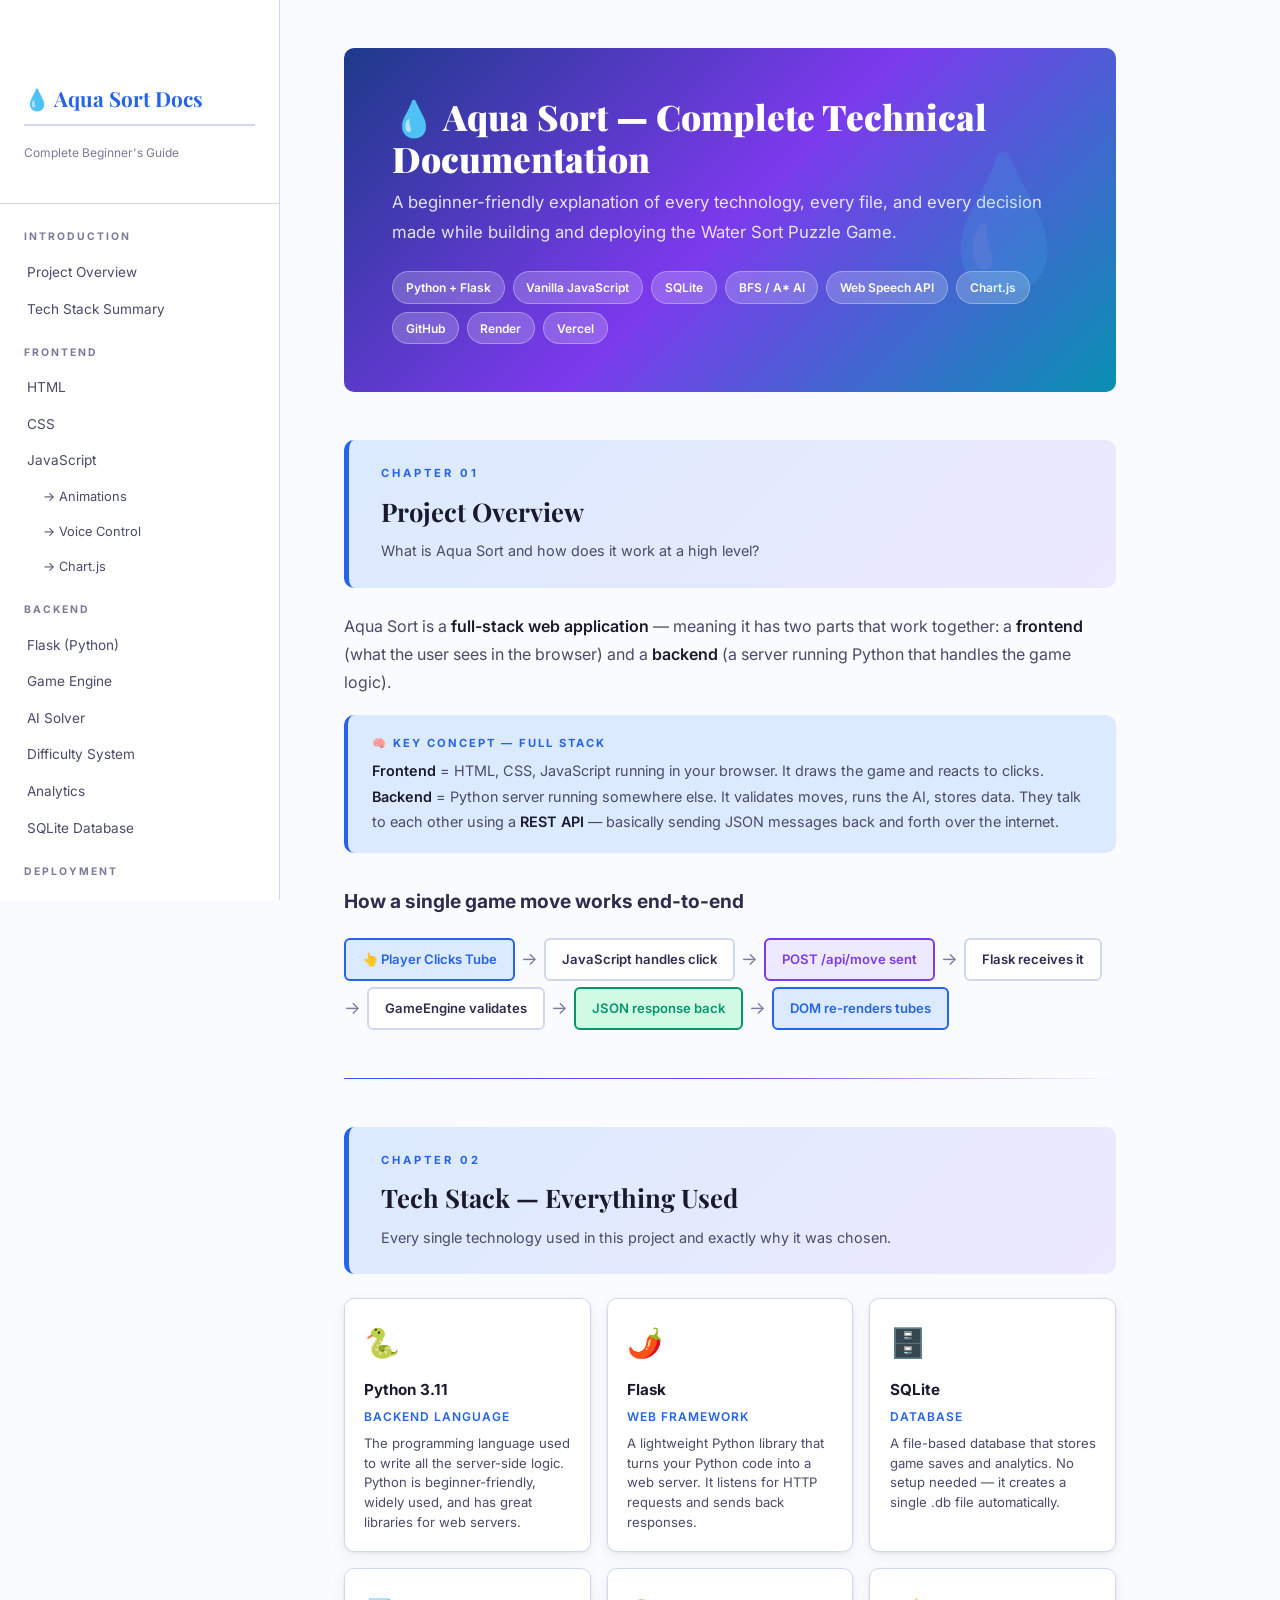
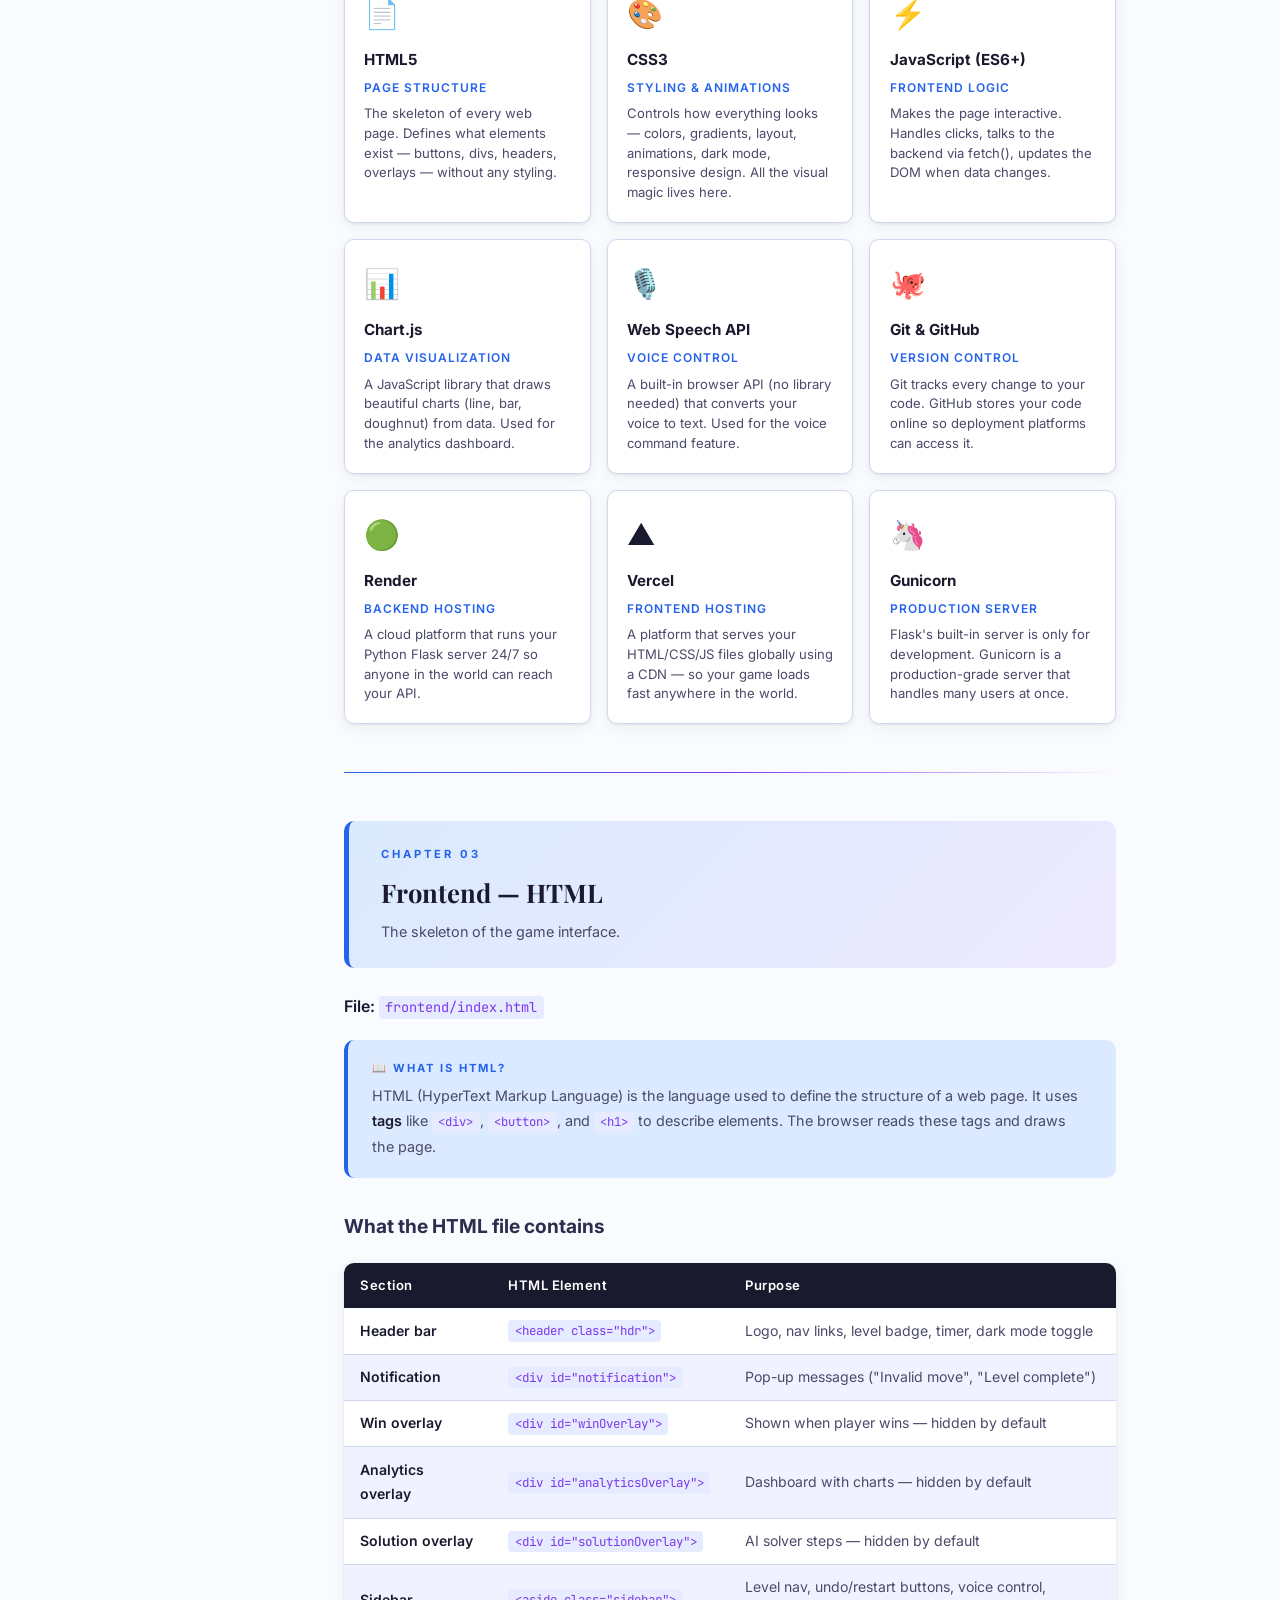
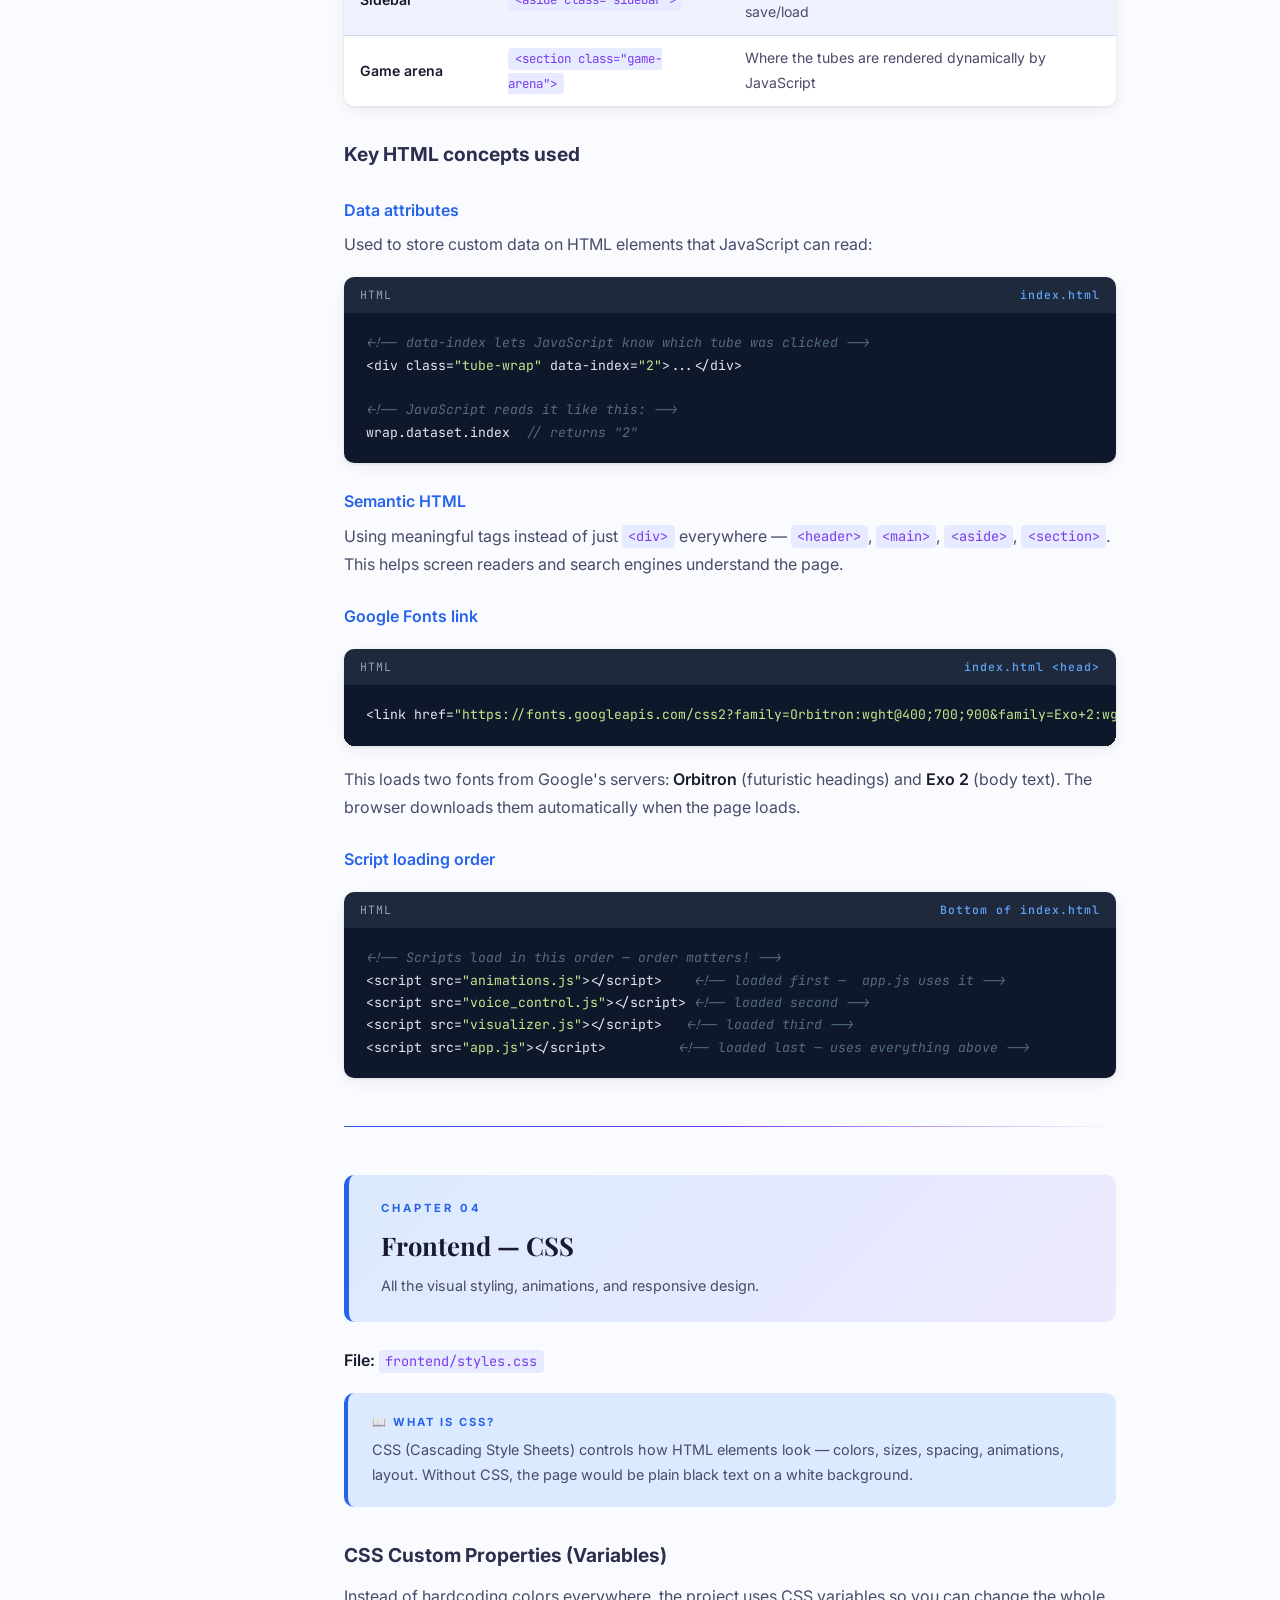
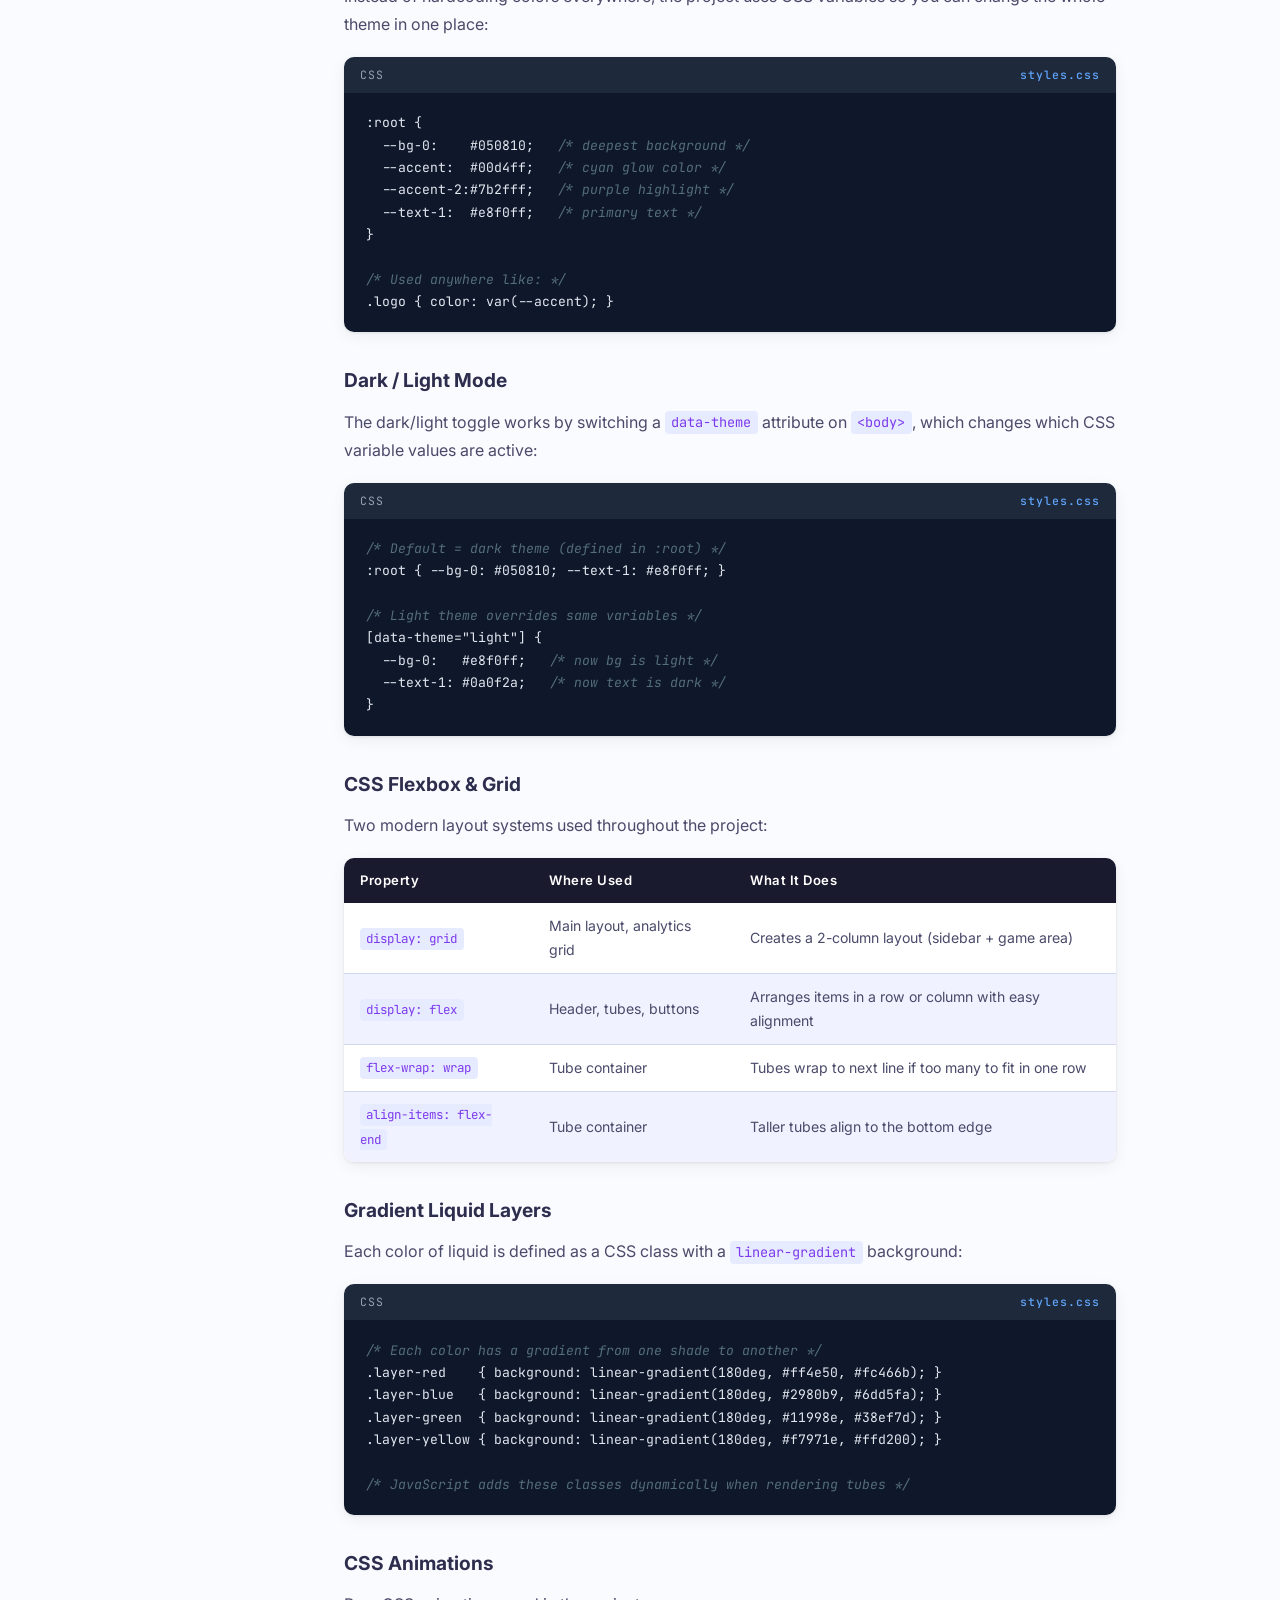
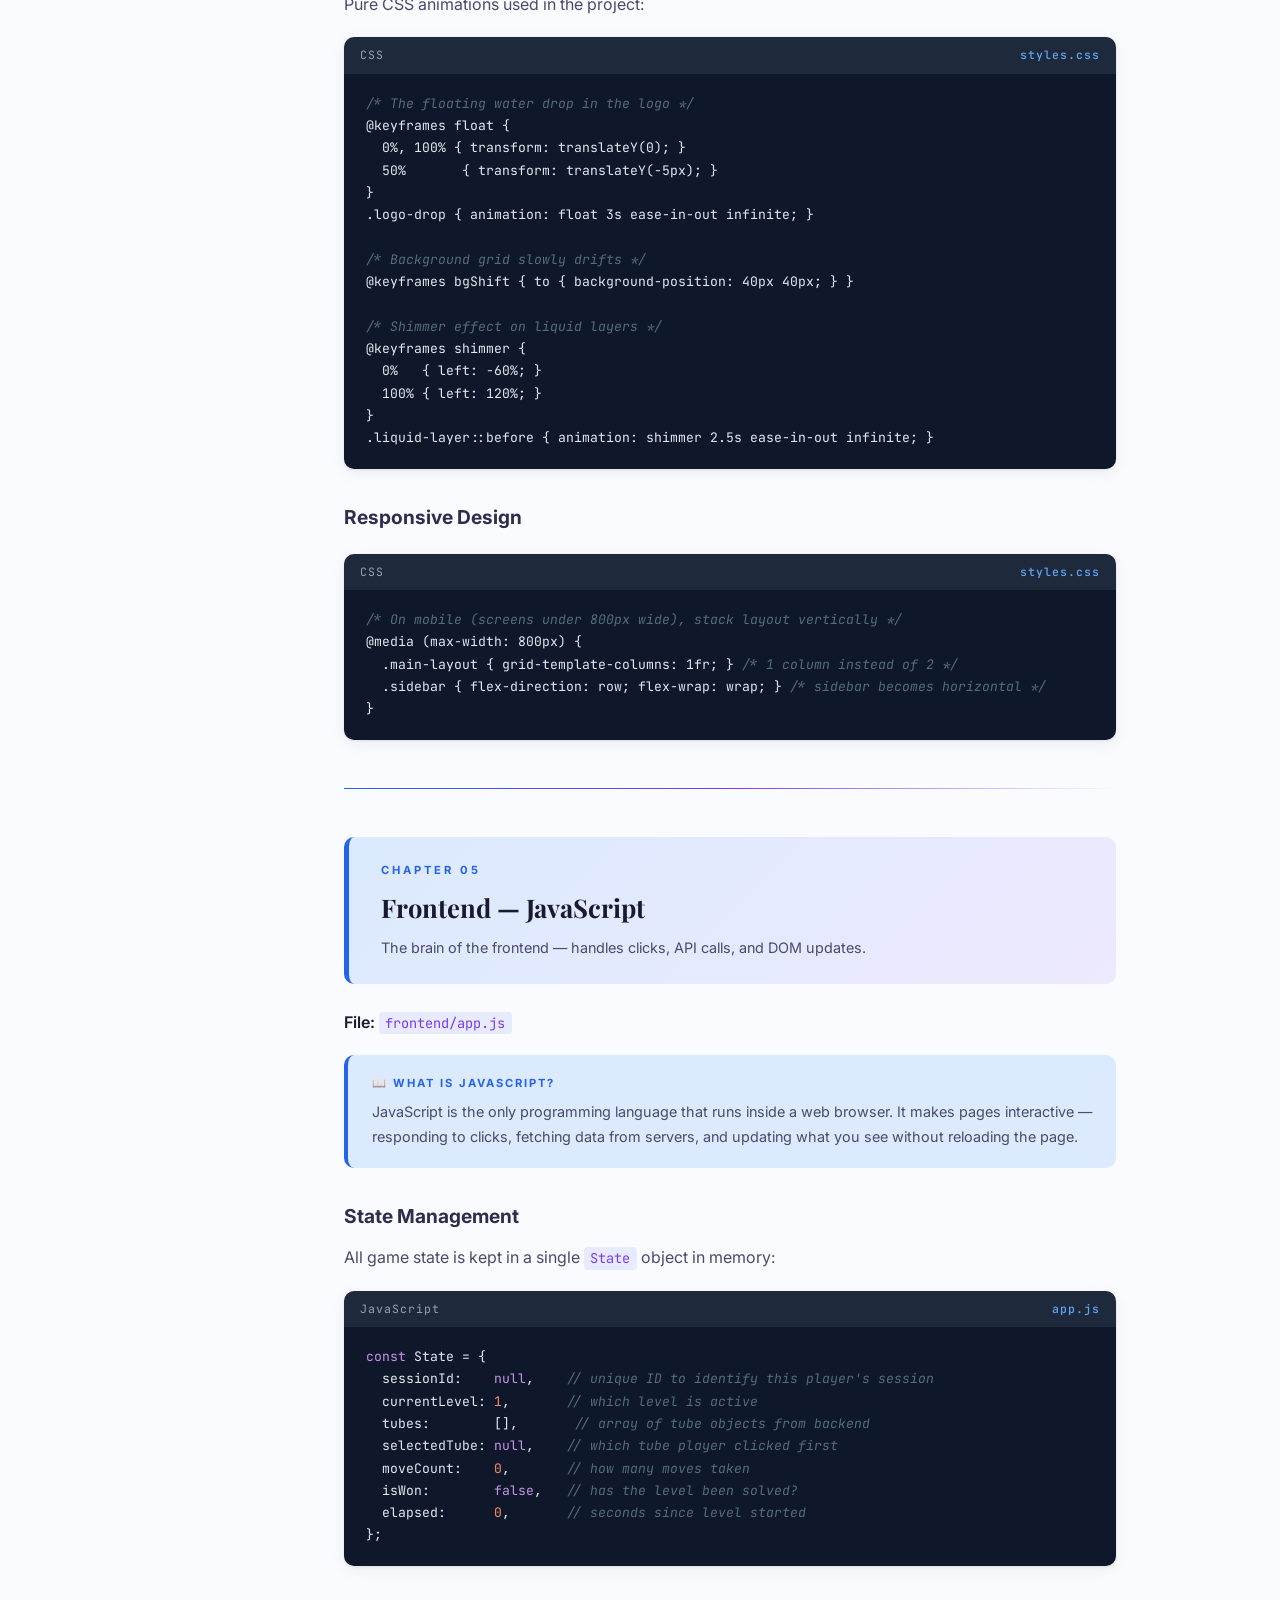
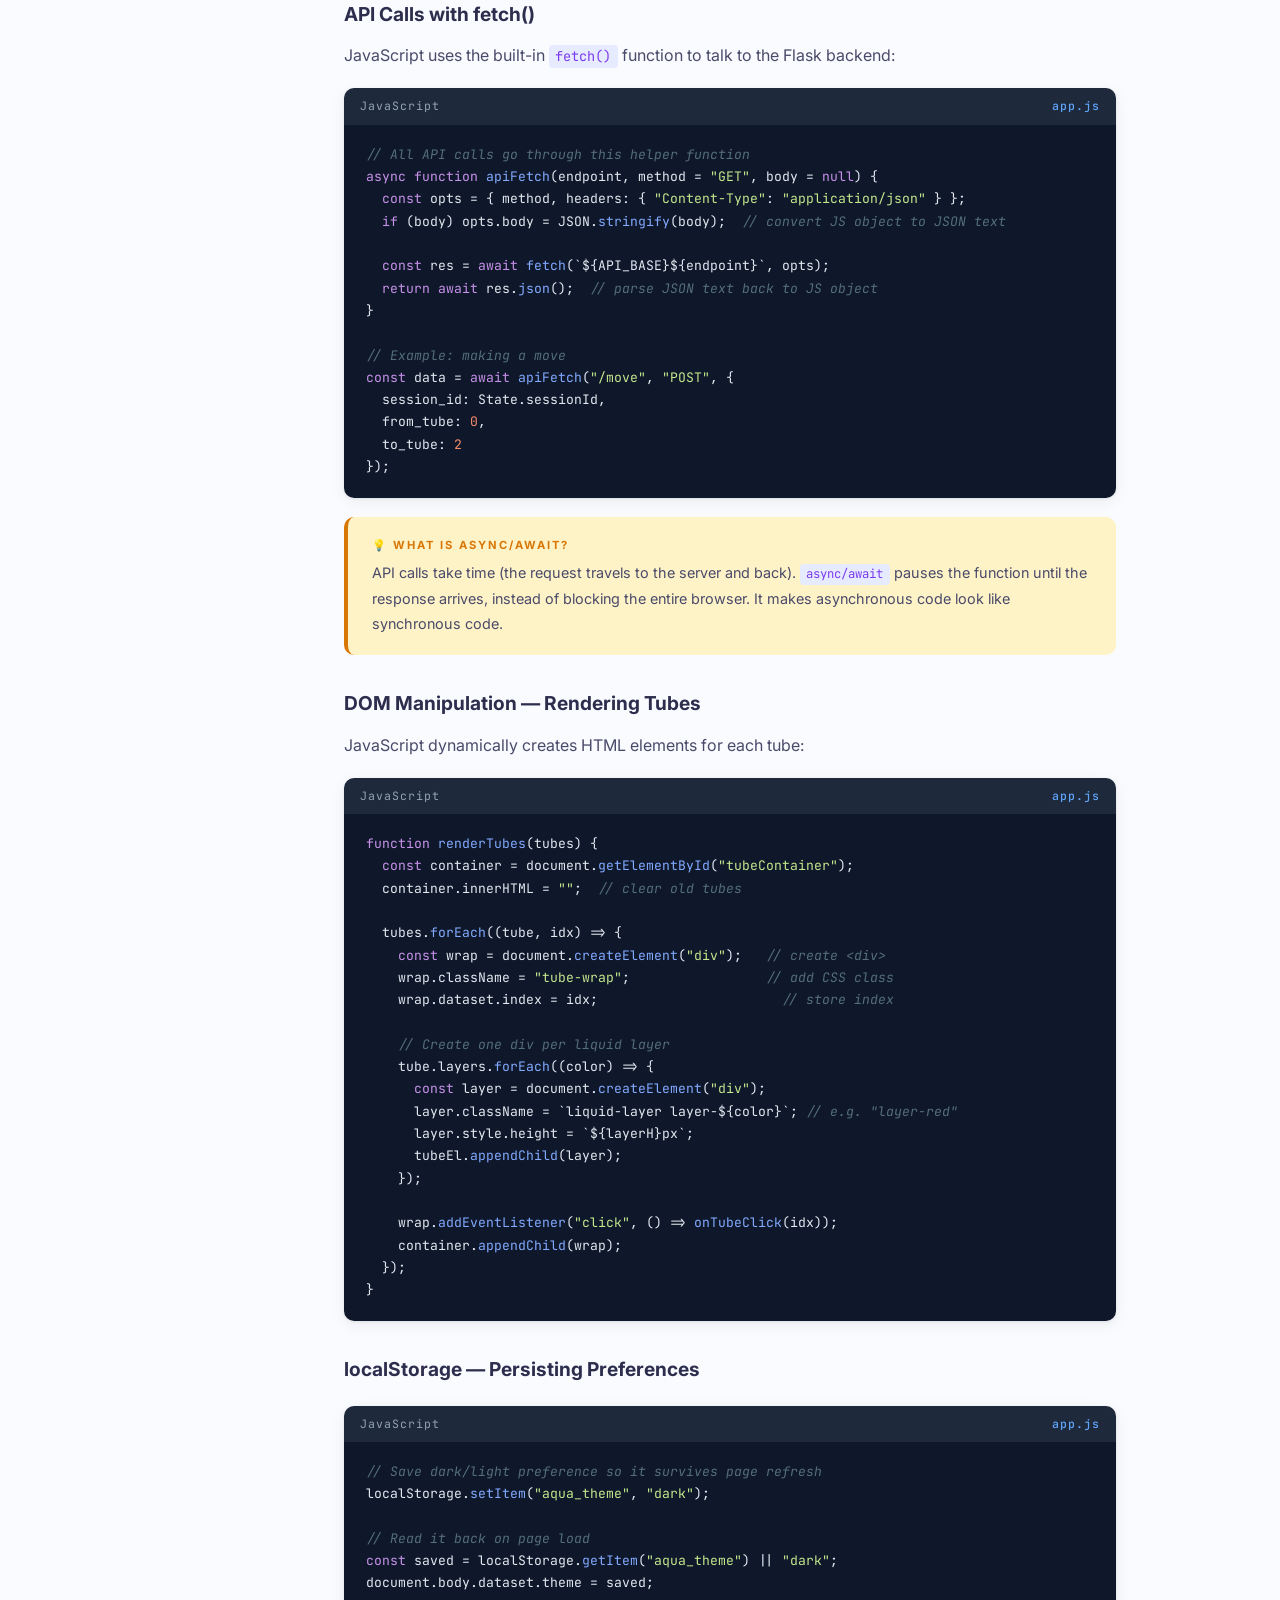
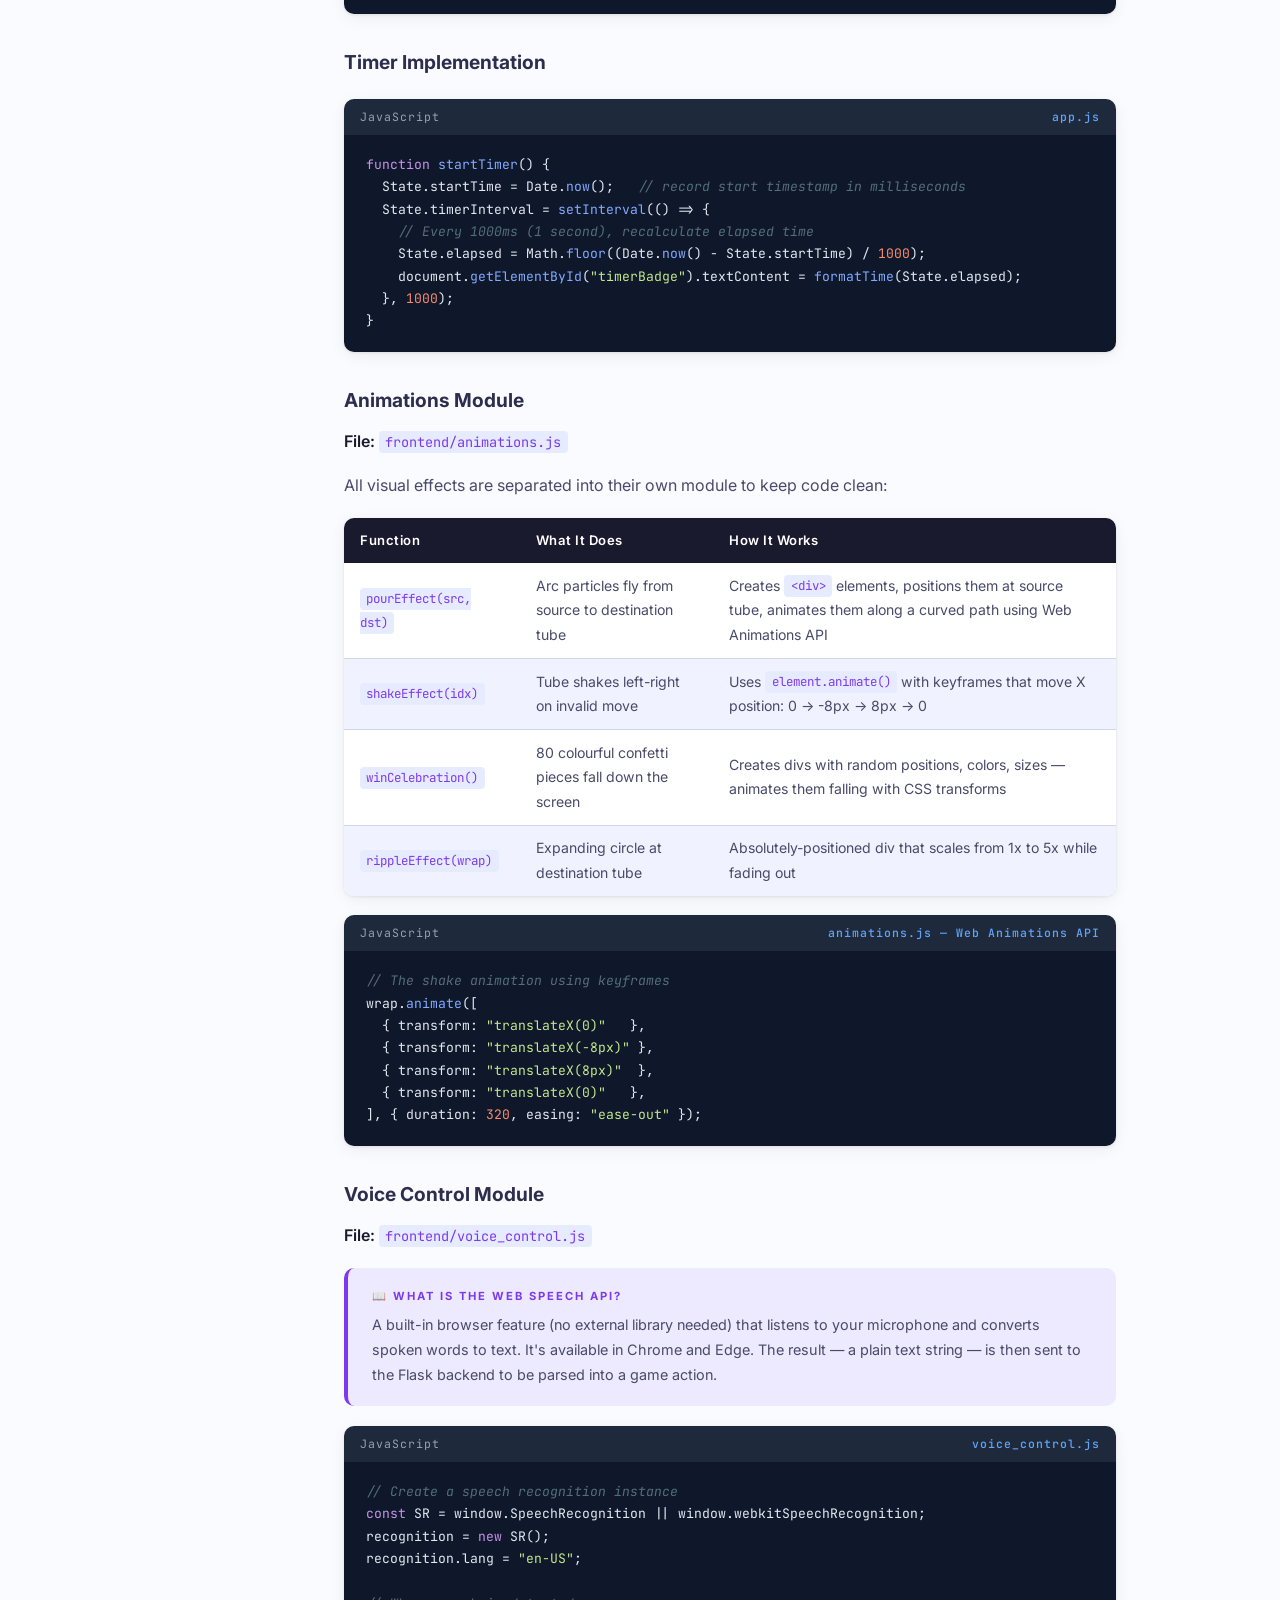
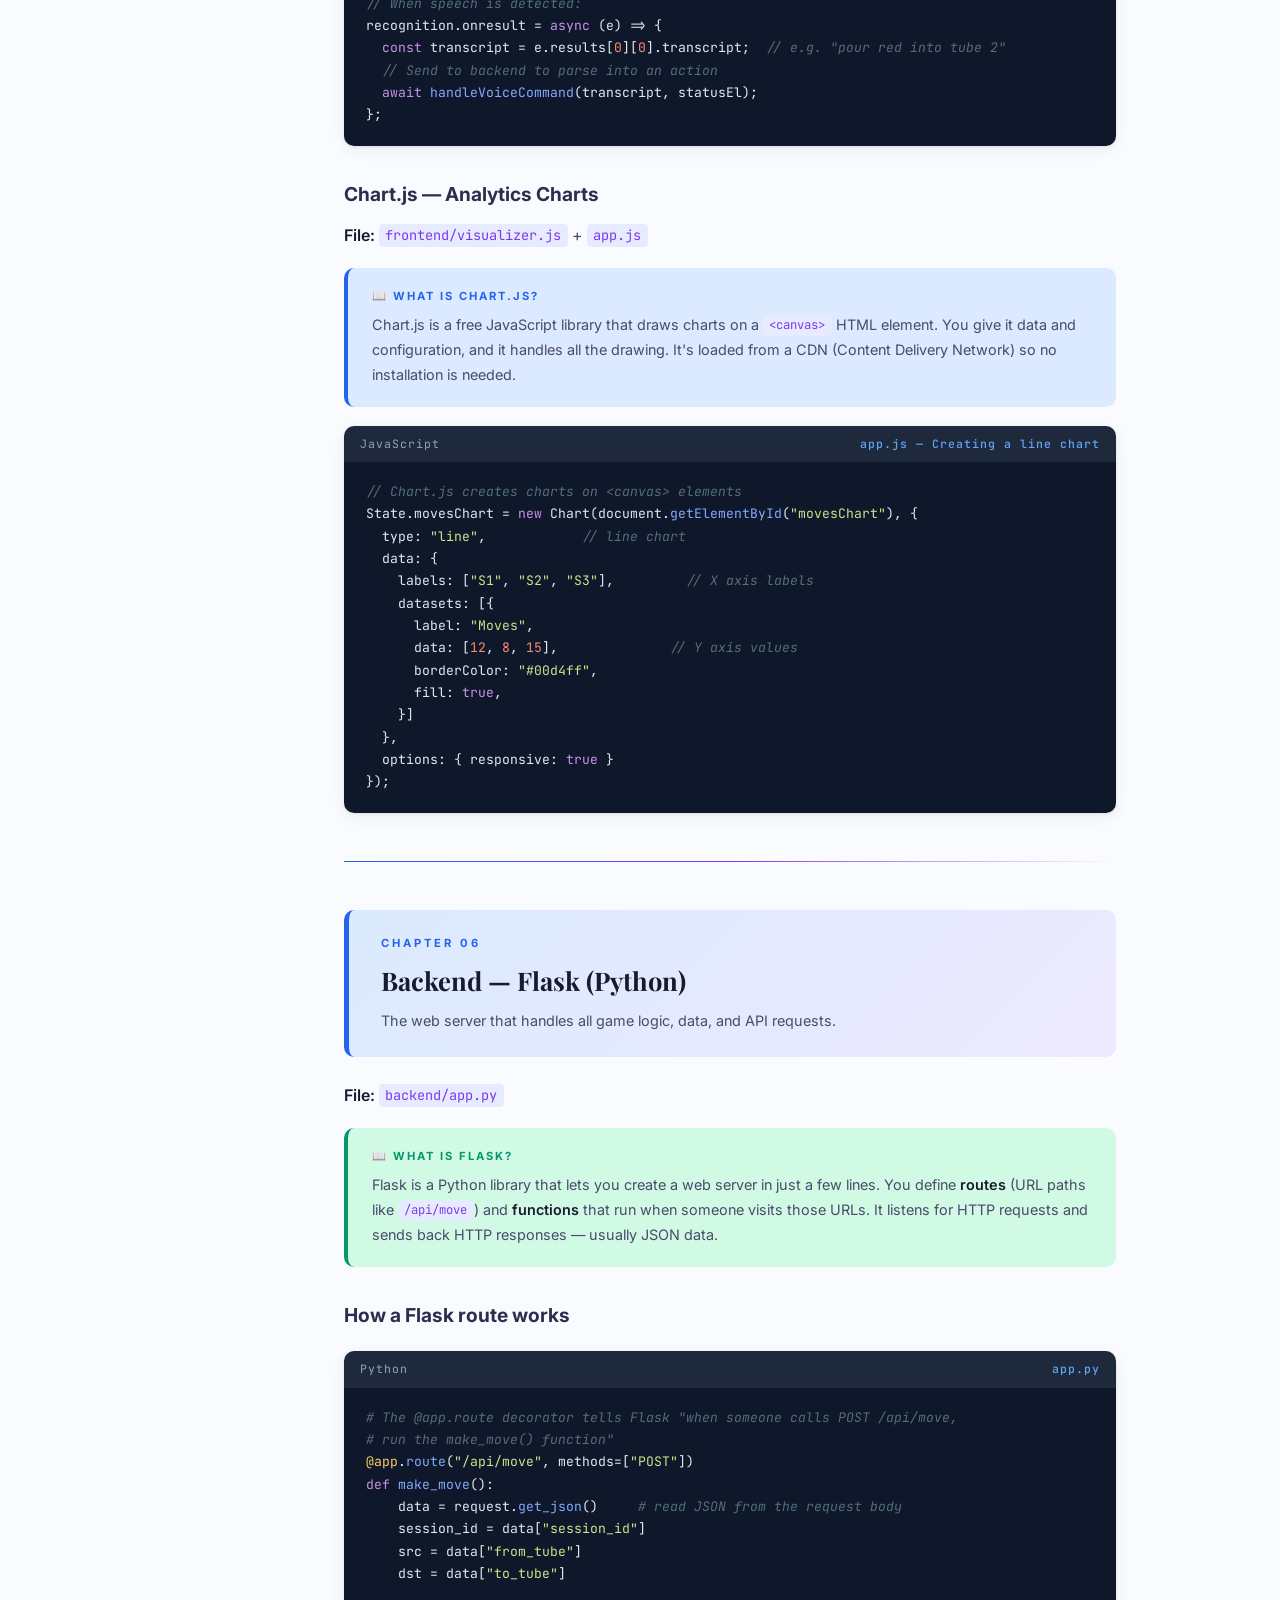
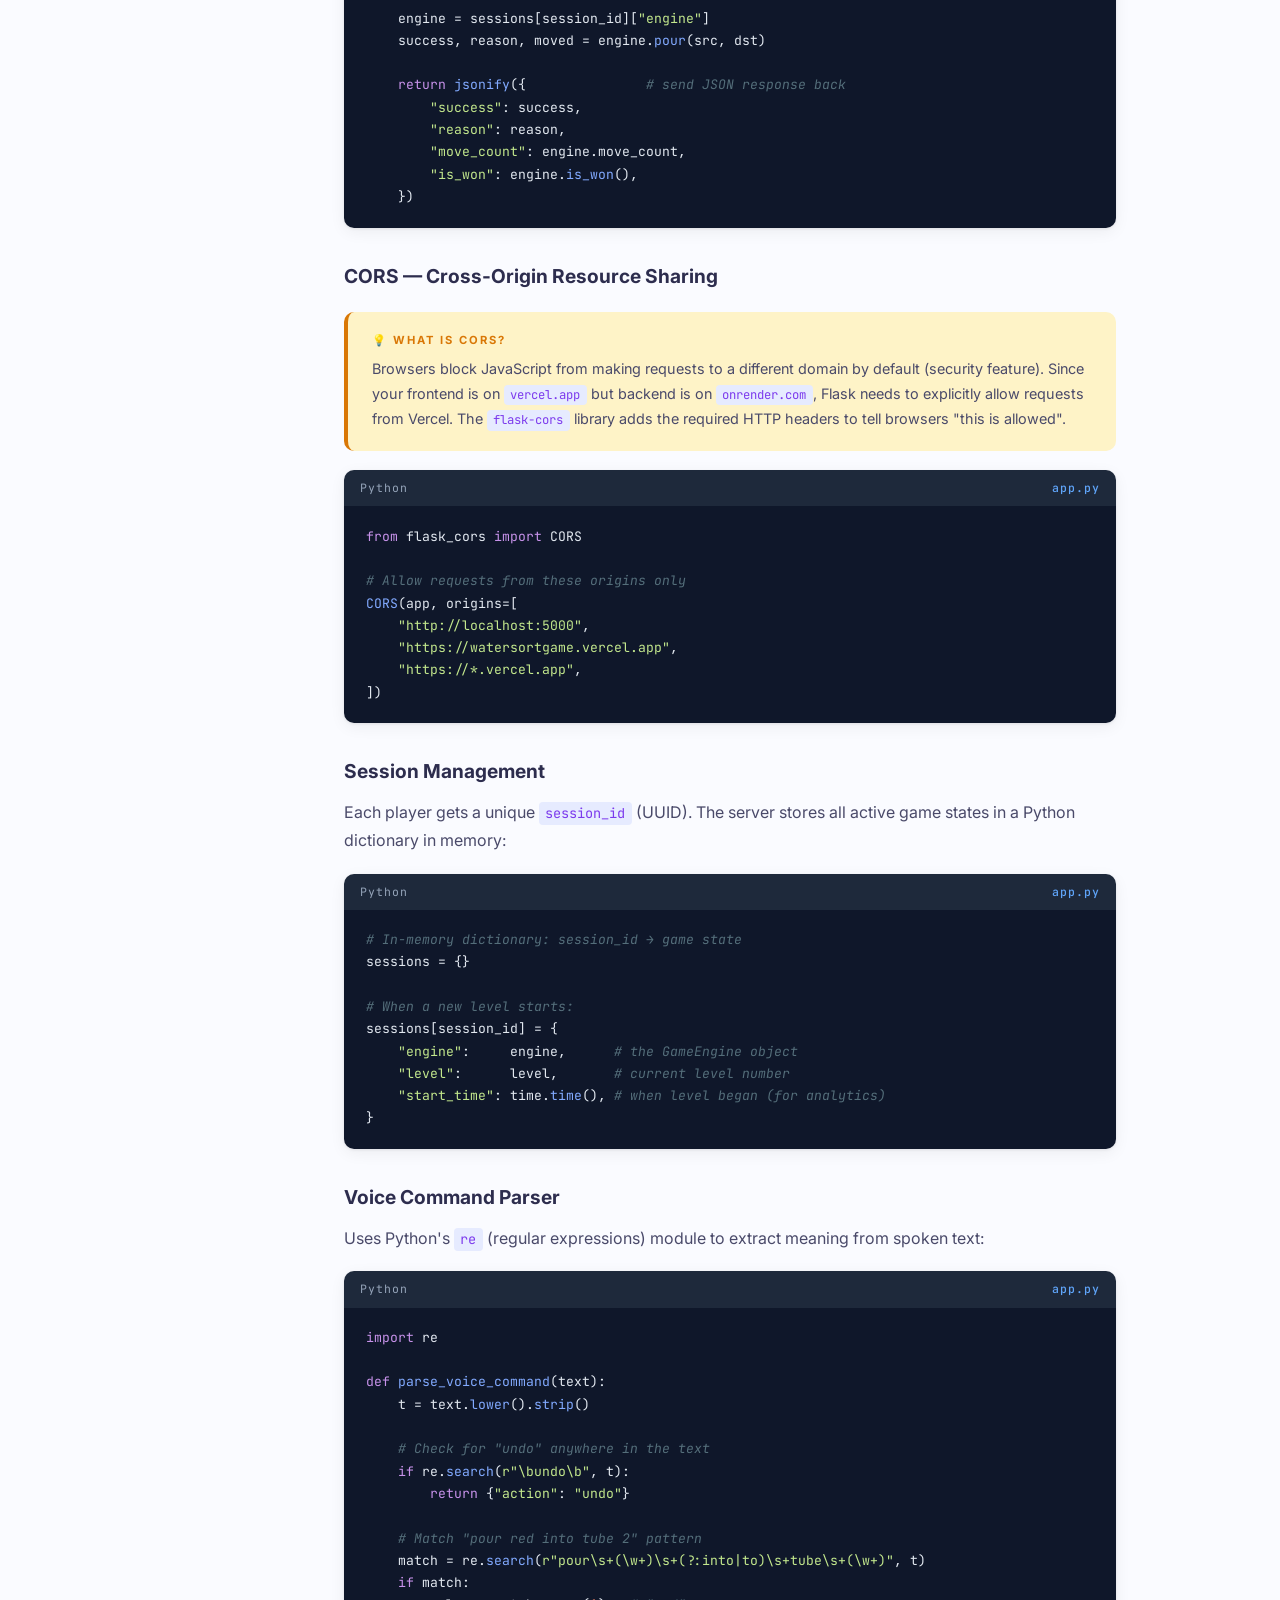
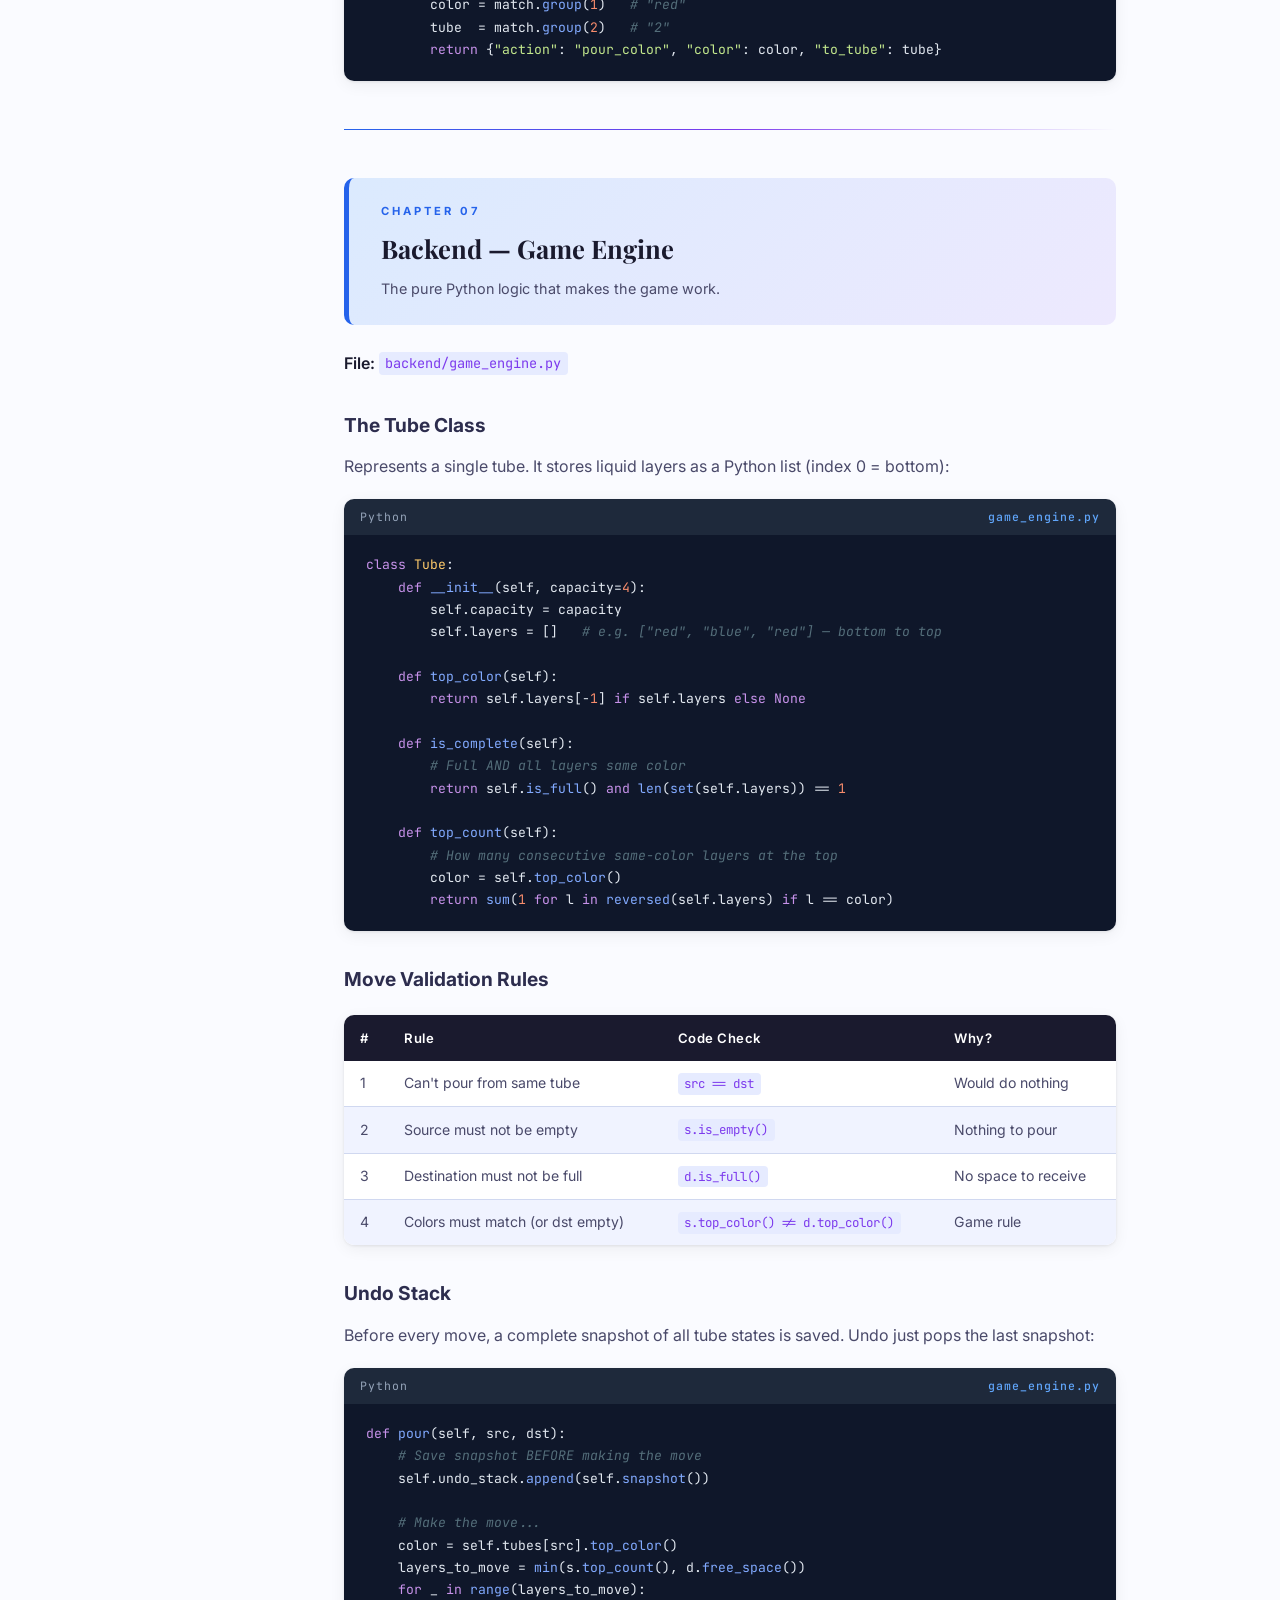
<file: aquasort_docs.html>
<!DOCTYPE html>
<html lang="en">
<head>
<meta charset="UTF-8">
<meta name="viewport" content="width=device-width, initial-scale=1.0">
<title>Aqua Sort — Complete Beginner's Technical Documentation</title>
<style>
/* ── FONTS & TOKENS ─────────────────────────────────────────── */
@import url('https://fonts.googleapis.com/css2?family=Inter:wght@300;400;500;600;700&family=JetBrains+Mono:wght@400;500&family=Playfair+Display:wght@700;900&display=swap');

:root {
  --ink:      #1a1a2e;
  --ink-2:    #2d2d4e;
  --ink-3:    #4a4a6a;
  --muted:    #7a7a9a;
  --bg:       #fafbff;
  --bg-2:     #f0f3ff;
  --bg-3:     #e6ebff;
  --border:   #d0d8f0;
  --blue:     #2563eb;
  --blue-lt:  #dbeafe;
  --green:    #059669;
  --green-lt: #d1fae5;
  --purple:   #7c3aed;
  --purple-lt:#ede9fe;
  --orange:   #d97706;
  --orange-lt:#fef3c7;
  --red:      #dc2626;
  --red-lt:   #fee2e2;
  --cyan:     #0891b2;
  --cyan-lt:  #cffafe;
  --r:        10px;
  --r-sm:     6px;
  --shadow:   0 1px 3px rgba(0,0,0,.08), 0 4px 16px rgba(0,0,0,.06);
  --shadow-lg:0 4px 24px rgba(0,0,0,.12);
}

/* ── RESET ──────────────────────────────────────────────────── */
*, *::before, *::after { box-sizing: border-box; margin: 0; padding: 0; }
html { scroll-behavior: smooth; font-size: 16px; }
body {
  font-family: 'Inter', sans-serif;
  background: var(--bg);
  color: var(--ink);
  line-height: 1.75;
}

/* ── LAYOUT ─────────────────────────────────────────────────── */
.layout { display: flex; min-height: 100vh; }

/* SIDEBAR NAV */
.sidebar {
  width: 280px; flex-shrink: 0;
  background: white;
  border-right: 1px solid var(--border);
  position: sticky; top: 0; height: 100vh;
  overflow-y: auto; padding: 2rem 0;
}
.sidebar-logo {
  padding: 0 1.5rem 1.5rem;
  border-bottom: 1px solid var(--border);
  margin-bottom: 1rem;
}
.sidebar-logo h2 {
  font-family: 'Playfair Display', serif;
  font-size: 1.3rem; color: var(--blue);
}
.sidebar-logo p { font-size: .75rem; color: var(--muted); margin-top: .2rem; }

.nav-section { margin-bottom: .5rem; }
.nav-section-title {
  font-size: .65rem; font-weight: 700; letter-spacing: 2px;
  text-transform: uppercase; color: var(--muted);
  padding: .5rem 1.5rem;
}
.nav-link {
  display: block; padding: .4rem 1.5rem;
  font-size: .85rem; color: var(--ink-3);
  text-decoration: none; border-left: 3px solid transparent;
  transition: .15s;
}
.nav-link:hover { color: var(--blue); background: var(--blue-lt); border-left-color: var(--blue); }
.nav-link.sub { padding-left: 2.5rem; font-size: .8rem; }

/* MAIN CONTENT */
.main { flex: 1; padding: 3rem 4rem; max-width: 900px; }

/* ── TYPOGRAPHY ─────────────────────────────────────────────── */
h1 {
  font-family: 'Playfair Display', serif;
  font-size: 2.8rem; font-weight: 900;
  color: var(--ink); line-height: 1.2;
  margin-bottom: 1rem;
}
h2 {
  font-family: 'Playfair Display', serif;
  font-size: 1.9rem; font-weight: 700;
  color: var(--ink); margin: 3rem 0 1rem;
  padding-bottom: .5rem;
  border-bottom: 2px solid var(--border);
}
h3 { font-size: 1.2rem; font-weight: 700; color: var(--ink-2); margin: 2rem 0 .6rem; }
h4 { font-size: 1rem; font-weight: 600; color: var(--blue); margin: 1.5rem 0 .4rem; }
p { color: var(--ink-3); margin-bottom: 1rem; }
strong { color: var(--ink); font-weight: 600; }
a { color: var(--blue); text-decoration: none; }
a:hover { text-decoration: underline; }

/* ── HERO ────────────────────────────────────────────────────── */
.hero {
  background: linear-gradient(135deg, #1e3a8a 0%, #7c3aed 50%, #0891b2 100%);
  border-radius: var(--r); padding: 3rem;
  margin-bottom: 3rem; color: white; position: relative; overflow: hidden;
}
.hero::before {
  content: '💧';
  position: absolute; right: 2rem; top: 50%; transform: translateY(-50%);
  font-size: 8rem; opacity: .15;
}
.hero h1 { color: white; font-size: 2.2rem; margin-bottom: .5rem; }
.hero p { color: rgba(255,255,255,.85); font-size: 1.05rem; margin-bottom: 1.5rem; }
.hero-badges { display: flex; gap: .5rem; flex-wrap: wrap; }
.hero-badge {
  background: rgba(255,255,255,.2); border: 1px solid rgba(255,255,255,.3);
  border-radius: 20px; padding: .3rem .8rem;
  font-size: .75rem; font-weight: 600; color: white;
}

/* ── INFO BOXES ──────────────────────────────────────────────── */
.box {
  border-radius: var(--r); padding: 1.2rem 1.5rem;
  margin: 1.2rem 0; border-left: 4px solid;
}
.box-blue  { background: var(--blue-lt);   border-color: var(--blue);   }
.box-green { background: var(--green-lt);  border-color: var(--green);  }
.box-orange{ background: var(--orange-lt); border-color: var(--orange); }
.box-purple{ background: var(--purple-lt); border-color: var(--purple); }
.box-red   { background: var(--red-lt);    border-color: var(--red);    }
.box-cyan  { background: var(--cyan-lt);   border-color: var(--cyan);   }

.box-label {
  font-size: .7rem; font-weight: 700; letter-spacing: 2px;
  text-transform: uppercase; margin-bottom: .3rem;
}
.box-blue   .box-label { color: var(--blue); }
.box-green  .box-label { color: var(--green); }
.box-orange .box-label { color: var(--orange); }
.box-purple .box-label { color: var(--purple); }
.box-red    .box-label { color: var(--red); }
.box-cyan   .box-label { color: var(--cyan); }
.box p { margin: 0; font-size: .9rem; }

/* ── CODE BLOCKS ─────────────────────────────────────────────── */
.code-wrap { margin: 1.2rem 0; border-radius: var(--r); overflow: hidden; box-shadow: var(--shadow); }
.code-header {
  background: #1e293b; color: #94a3b8;
  padding: .5rem 1rem;
  display: flex; justify-content: space-between; align-items: center;
  font-size: .72rem; font-family: 'JetBrains Mono', monospace;
  letter-spacing: 1px;
}
.code-lang { color: #60a5fa; font-weight: 500; }
pre {
  background: #0f172a; color: #e2e8f0;
  padding: 1.2rem 1.4rem; overflow-x: auto;
  font-family: 'JetBrains Mono', monospace;
  font-size: .82rem; line-height: 1.7;
  margin: 0;
}
code {
  font-family: 'JetBrains Mono', monospace;
  background: var(--bg-3); color: var(--purple);
  padding: .15rem .4rem; border-radius: 4px;
  font-size: .85em;
}
pre code { background: none; color: inherit; padding: 0; font-size: inherit; }

/* Syntax colors */
.kw  { color: #c792ea; }
.fn  { color: #82aaff; }
.str { color: #c3e88d; }
.num { color: #f78c6c; }
.cm  { color: #546e7a; font-style: italic; }
.cls { color: #ffcb6b; }
.dec { color: #ff5370; }

/* ── TABLES ──────────────────────────────────────────────────── */
.tbl-wrap { overflow-x: auto; margin: 1.2rem 0; border-radius: var(--r); box-shadow: var(--shadow); }
table { width: 100%; border-collapse: collapse; background: white; }
thead { background: var(--ink); color: white; }
th { padding: .7rem 1rem; text-align: left; font-size: .82rem; font-weight: 600; letter-spacing: .5px; }
td { padding: .65rem 1rem; font-size: .88rem; color: var(--ink-3); border-bottom: 1px solid var(--border); }
tr:last-child td { border-bottom: none; }
tr:nth-child(even) td { background: var(--bg-2); }
td strong { color: var(--ink); }
td code { font-size: .78rem; }

/* ── TECH CARDS ──────────────────────────────────────────────── */
.tech-grid { display: grid; grid-template-columns: repeat(auto-fill, minmax(240px, 1fr)); gap: 1rem; margin: 1.2rem 0; }
.tech-card {
  background: white; border: 1px solid var(--border);
  border-radius: var(--r); padding: 1.2rem;
  box-shadow: var(--shadow); transition: .2s;
}
.tech-card:hover { transform: translateY(-3px); box-shadow: var(--shadow-lg); }
.tech-card-icon { font-size: 1.8rem; margin-bottom: .5rem; }
.tech-card-name { font-weight: 700; color: var(--ink); font-size: .95rem; margin-bottom: .2rem; }
.tech-card-role { font-size: .75rem; color: var(--blue); font-weight: 600; margin-bottom: .4rem; text-transform: uppercase; letter-spacing: 1px; }
.tech-card-desc { font-size: .82rem; color: var(--ink-3); line-height: 1.5; }

/* ── FLOW DIAGRAM ────────────────────────────────────────────── */
.flow { display: flex; align-items: center; flex-wrap: wrap; gap: 6px; margin: 1.2rem 0; }
.flow-box {
  background: white; border: 2px solid var(--border);
  border-radius: var(--r-sm); padding: .5rem 1rem;
  font-size: .82rem; font-weight: 600; color: var(--ink-2);
  white-space: nowrap;
}
.flow-box.blue   { border-color: var(--blue);   background: var(--blue-lt);   color: var(--blue); }
.flow-box.green  { border-color: var(--green);  background: var(--green-lt);  color: var(--green); }
.flow-box.purple { border-color: var(--purple); background: var(--purple-lt); color: var(--purple); }
.flow-box.orange { border-color: var(--orange); background: var(--orange-lt); color: var(--orange); }
.flow-arrow { color: var(--muted); font-size: 1.1rem; }

/* ── STEPS ───────────────────────────────────────────────────── */
.steps { margin: 1.5rem 0; }
.step {
  display: flex; gap: 1rem; margin-bottom: 1.5rem;
  padding: 1.2rem; background: white;
  border: 1px solid var(--border); border-radius: var(--r);
  box-shadow: var(--shadow);
}
.step-num {
  width: 36px; height: 36px; flex-shrink: 0;
  background: var(--blue); color: white;
  border-radius: 50%; display: flex; align-items: center; justify-content: center;
  font-weight: 700; font-size: .9rem; font-family: 'JetBrains Mono', monospace;
}
.step-body h4 { margin: 0 0 .3rem; color: var(--ink); }
.step-body p  { margin: 0; font-size: .88rem; }

/* ── FILE TREE ───────────────────────────────────────────────── */
.file-tree {
  background: #0f172a; border-radius: var(--r);
  padding: 1.5rem; font-family: 'JetBrains Mono', monospace;
  font-size: .82rem; line-height: 2; box-shadow: var(--shadow);
  margin: 1.2rem 0;
}
.ft-folder { color: #fbbf24; }
.ft-file   { color: #94a3b8; }
.ft-comment{ color: #475569; font-style: italic; }
.ft-indent { padding-left: 1.5rem; display: block; }

/* ── SECTION DIVIDER ─────────────────────────────────────────── */
.section-divider {
  height: 1px; background: linear-gradient(90deg, var(--blue), var(--purple), transparent);
  margin: 3rem 0;
}

/* ── CHAPTER HEADER ──────────────────────────────────────────── */
.chapter-header {
  background: linear-gradient(135deg, var(--blue-lt), var(--purple-lt));
  border-radius: var(--r); padding: 1.5rem 2rem;
  margin-bottom: 1.5rem; border-left: 5px solid var(--blue);
}
.chapter-num {
  font-size: .7rem; font-weight: 700; letter-spacing: 3px;
  text-transform: uppercase; color: var(--blue); margin-bottom: .3rem;
}
.chapter-header h2 { margin: 0; padding: 0; border: none; font-size: 1.6rem; }
.chapter-header p  { margin: .3rem 0 0; color: var(--ink-3); font-size: .9rem; }

/* ── PRINT ───────────────────────────────────────────────────── */
@media print {
  .sidebar { display: none; }
  .main { padding: 1rem; max-width: 100%; }
  .hero { background: #1e3a8a !important; -webkit-print-color-adjust: exact; }
}

@media (max-width: 900px) {
  .sidebar { display: none; }
  .main { padding: 2rem 1.5rem; }
}
</style>
</head>
<body>
<div class="layout">

<!-- ── SIDEBAR ──────────────────────────────────────────────── -->
<nav class="sidebar">
  <div class="sidebar-logo">
    <h2>💧 Aqua Sort Docs</h2>
    <p>Complete Beginner's Guide</p>
  </div>

  <div class="nav-section">
    <div class="nav-section-title">Introduction</div>
    <a href="#overview" class="nav-link">Project Overview</a>
    <a href="#tech-stack" class="nav-link">Tech Stack Summary</a>
  </div>

  <div class="nav-section">
    <div class="nav-section-title">Frontend</div>
    <a href="#html" class="nav-link">HTML</a>
    <a href="#css" class="nav-link">CSS</a>
    <a href="#javascript" class="nav-link">JavaScript</a>
    <a href="#animations" class="nav-link sub">→ Animations</a>
    <a href="#voice" class="nav-link sub">→ Voice Control</a>
    <a href="#charts" class="nav-link sub">→ Chart.js</a>
  </div>

  <div class="nav-section">
    <div class="nav-section-title">Backend</div>
    <a href="#flask" class="nav-link">Flask (Python)</a>
    <a href="#game-engine" class="nav-link">Game Engine</a>
    <a href="#ai-solver" class="nav-link">AI Solver</a>
    <a href="#difficulty" class="nav-link">Difficulty System</a>
    <a href="#analytics" class="nav-link">Analytics</a>
    <a href="#sqlite" class="nav-link">SQLite Database</a>
  </div>

  <div class="nav-section">
    <div class="nav-section-title">Deployment</div>
    <a href="#git" class="nav-link">Git & GitHub</a>
    <a href="#render" class="nav-link">Render (Backend)</a>
    <a href="#vercel" class="nav-link">Vercel (Frontend)</a>
    <a href="#how-it-connects" class="nav-link">How It All Connects</a>
  </div>

  <div class="nav-section">
    <div class="nav-section-title">Reference</div>
    <a href="#api-reference" class="nav-link">API Endpoints</a>
    <a href="#file-structure" class="nav-link">File Structure</a>
    <a href="#glossary" class="nav-link">Glossary</a>
  </div>
</nav>

<!-- ── MAIN CONTENT ─────────────────────────────────────────── -->
<main class="main">

  <!-- HERO -->
  <div class="hero">
    <h1>💧 Aqua Sort — Complete Technical Documentation</h1>
    <p>A beginner-friendly explanation of every technology, every file, and every decision made while building and deploying the Water Sort Puzzle Game.</p>
    <div class="hero-badges">
      <span class="hero-badge">Python + Flask</span>
      <span class="hero-badge">Vanilla JavaScript</span>
      <span class="hero-badge">SQLite</span>
      <span class="hero-badge">BFS / A* AI</span>
      <span class="hero-badge">Web Speech API</span>
      <span class="hero-badge">Chart.js</span>
      <span class="hero-badge">GitHub</span>
      <span class="hero-badge">Render</span>
      <span class="hero-badge">Vercel</span>
    </div>
  </div>

  <!-- ═══════════════════════════════════════════════════════ -->
  <div id="overview">
  <div class="chapter-header">
    <div class="chapter-num">Chapter 01</div>
    <h2>Project Overview</h2>
    <p>What is Aqua Sort and how does it work at a high level?</p>
  </div>

  <p>Aqua Sort is a <strong>full-stack web application</strong> — meaning it has two parts that work together: a <strong>frontend</strong> (what the user sees in the browser) and a <strong>backend</strong> (a server running Python that handles the game logic).</p>

  <div class="box box-blue">
    <div class="box-label">🧠 Key Concept — Full Stack</div>
    <p><strong>Frontend</strong> = HTML, CSS, JavaScript running in your browser. It draws the game and reacts to clicks. <strong>Backend</strong> = Python server running somewhere else. It validates moves, runs the AI, stores data. They talk to each other using a <strong>REST API</strong> — basically sending JSON messages back and forth over the internet.</p>
  </div>

  <h3>How a single game move works end-to-end</h3>
  <div class="flow">
    <div class="flow-box blue">👆 Player Clicks Tube</div>
    <div class="flow-arrow">→</div>
    <div class="flow-box">JavaScript handles click</div>
    <div class="flow-arrow">→</div>
    <div class="flow-box purple">POST /api/move sent</div>
    <div class="flow-arrow">→</div>
    <div class="flow-box">Flask receives it</div>
    <div class="flow-arrow">→</div>
    <div class="flow-box">GameEngine validates</div>
    <div class="flow-arrow">→</div>
    <div class="flow-box green">JSON response back</div>
    <div class="flow-arrow">→</div>
    <div class="flow-box blue">DOM re-renders tubes</div>
  </div>
  </div>

  <div class="section-divider"></div>

  <!-- ═══════════════════════════════════════════════════════ -->
  <div id="tech-stack">
  <div class="chapter-header">
    <div class="chapter-num">Chapter 02</div>
    <h2>Tech Stack — Everything Used</h2>
    <p>Every single technology used in this project and exactly why it was chosen.</p>
  </div>

  <div class="tech-grid">
    <div class="tech-card">
      <div class="tech-card-icon">🐍</div>
      <div class="tech-card-name">Python 3.11</div>
      <div class="tech-card-role">Backend Language</div>
      <div class="tech-card-desc">The programming language used to write all the server-side logic. Python is beginner-friendly, widely used, and has great libraries for web servers.</div>
    </div>
    <div class="tech-card">
      <div class="tech-card-icon">🌶️</div>
      <div class="tech-card-name">Flask</div>
      <div class="tech-card-role">Web Framework</div>
      <div class="tech-card-desc">A lightweight Python library that turns your Python code into a web server. It listens for HTTP requests and sends back responses.</div>
    </div>
    <div class="tech-card">
      <div class="tech-card-icon">🗄️</div>
      <div class="tech-card-name">SQLite</div>
      <div class="tech-card-role">Database</div>
      <div class="tech-card-desc">A file-based database that stores game saves and analytics. No setup needed — it creates a single .db file automatically.</div>
    </div>
    <div class="tech-card">
      <div class="tech-card-icon">📄</div>
      <div class="tech-card-name">HTML5</div>
      <div class="tech-card-role">Page Structure</div>
      <div class="tech-card-desc">The skeleton of every web page. Defines what elements exist — buttons, divs, headers, overlays — without any styling.</div>
    </div>
    <div class="tech-card">
      <div class="tech-card-icon">🎨</div>
      <div class="tech-card-name">CSS3</div>
      <div class="tech-card-role">Styling & Animations</div>
      <div class="tech-card-desc">Controls how everything looks — colors, gradients, layout, animations, dark mode, responsive design. All the visual magic lives here.</div>
    </div>
    <div class="tech-card">
      <div class="tech-card-icon">⚡</div>
      <div class="tech-card-name">JavaScript (ES6+)</div>
      <div class="tech-card-role">Frontend Logic</div>
      <div class="tech-card-desc">Makes the page interactive. Handles clicks, talks to the backend via fetch(), updates the DOM when data changes.</div>
    </div>
    <div class="tech-card">
      <div class="tech-card-icon">📊</div>
      <div class="tech-card-name">Chart.js</div>
      <div class="tech-card-role">Data Visualization</div>
      <div class="tech-card-desc">A JavaScript library that draws beautiful charts (line, bar, doughnut) from data. Used for the analytics dashboard.</div>
    </div>
    <div class="tech-card">
      <div class="tech-card-icon">🎙️</div>
      <div class="tech-card-name">Web Speech API</div>
      <div class="tech-card-role">Voice Control</div>
      <div class="tech-card-desc">A built-in browser API (no library needed) that converts your voice to text. Used for the voice command feature.</div>
    </div>
    <div class="tech-card">
      <div class="tech-card-icon">🐙</div>
      <div class="tech-card-name">Git & GitHub</div>
      <div class="tech-card-role">Version Control</div>
      <div class="tech-card-desc">Git tracks every change to your code. GitHub stores your code online so deployment platforms can access it.</div>
    </div>
    <div class="tech-card">
      <div class="tech-card-icon">🟢</div>
      <div class="tech-card-name">Render</div>
      <div class="tech-card-role">Backend Hosting</div>
      <div class="tech-card-desc">A cloud platform that runs your Python Flask server 24/7 so anyone in the world can reach your API.</div>
    </div>
    <div class="tech-card">
      <div class="tech-card-icon">▲</div>
      <div class="tech-card-name">Vercel</div>
      <div class="tech-card-role">Frontend Hosting</div>
      <div class="tech-card-desc">A platform that serves your HTML/CSS/JS files globally using a CDN — so your game loads fast anywhere in the world.</div>
    </div>
    <div class="tech-card">
      <div class="tech-card-icon">🦄</div>
      <div class="tech-card-name">Gunicorn</div>
      <div class="tech-card-role">Production Server</div>
      <div class="tech-card-desc">Flask's built-in server is only for development. Gunicorn is a production-grade server that handles many users at once.</div>
    </div>
  </div>
  </div>

  <div class="section-divider"></div>

  <!-- ═══════════════════════════════════════════════════════ -->
  <div id="html">
  <div class="chapter-header">
    <div class="chapter-num">Chapter 03</div>
    <h2>Frontend — HTML</h2>
    <p>The skeleton of the game interface.</p>
  </div>

  <p><strong>File:</strong> <code>frontend/index.html</code></p>

  <div class="box box-blue">
    <div class="box-label">📖 What is HTML?</div>
    <p>HTML (HyperText Markup Language) is the language used to define the structure of a web page. It uses <strong>tags</strong> like <code>&lt;div&gt;</code>, <code>&lt;button&gt;</code>, and <code>&lt;h1&gt;</code> to describe elements. The browser reads these tags and draws the page.</p>
  </div>

  <h3>What the HTML file contains</h3>

  <div class="tbl-wrap"><table>
    <thead><tr><th>Section</th><th>HTML Element</th><th>Purpose</th></tr></thead>
    <tbody>
      <tr><td><strong>Header bar</strong></td><td><code>&lt;header class="hdr"&gt;</code></td><td>Logo, nav links, level badge, timer, dark mode toggle</td></tr>
      <tr><td><strong>Notification</strong></td><td><code>&lt;div id="notification"&gt;</code></td><td>Pop-up messages ("Invalid move", "Level complete")</td></tr>
      <tr><td><strong>Win overlay</strong></td><td><code>&lt;div id="winOverlay"&gt;</code></td><td>Shown when player wins — hidden by default</td></tr>
      <tr><td><strong>Analytics overlay</strong></td><td><code>&lt;div id="analyticsOverlay"&gt;</code></td><td>Dashboard with charts — hidden by default</td></tr>
      <tr><td><strong>Solution overlay</strong></td><td><code>&lt;div id="solutionOverlay"&gt;</code></td><td>AI solver steps — hidden by default</td></tr>
      <tr><td><strong>Sidebar</strong></td><td><code>&lt;aside class="sidebar"&gt;</code></td><td>Level nav, undo/restart buttons, voice control, save/load</td></tr>
      <tr><td><strong>Game arena</strong></td><td><code>&lt;section class="game-arena"&gt;</code></td><td>Where the tubes are rendered dynamically by JavaScript</td></tr>
    </tbody>
  </table></div>

  <h3>Key HTML concepts used</h3>

  <h4>Data attributes</h4>
  <p>Used to store custom data on HTML elements that JavaScript can read:</p>
  <div class="code-wrap">
    <div class="code-header"><span>HTML</span><span class="code-lang">index.html</span></div>
    <pre><span class="cm">&lt;!-- data-index lets JavaScript know which tube was clicked --&gt;</span>
&lt;div class=<span class="str">"tube-wrap"</span> data-index=<span class="str">"2"</span>&gt;...&lt;/div&gt;

<span class="cm">&lt;!-- JavaScript reads it like this: --&gt;</span>
wrap.dataset.index  <span class="cm">// returns "2"</span></pre>
  </div>

  <h4>Semantic HTML</h4>
  <p>Using meaningful tags instead of just <code>&lt;div&gt;</code> everywhere — <code>&lt;header&gt;</code>, <code>&lt;main&gt;</code>, <code>&lt;aside&gt;</code>, <code>&lt;section&gt;</code>. This helps screen readers and search engines understand the page.</p>

  <h4>Google Fonts link</h4>
  <div class="code-wrap">
    <div class="code-header"><span>HTML</span><span class="code-lang">index.html &lt;head&gt;</span></div>
    <pre>&lt;link href=<span class="str">"https://fonts.googleapis.com/css2?family=Orbitron:wght@400;700;900&family=Exo+2:wght@300;400;600&display=swap"</span> rel=<span class="str">"stylesheet"</span>&gt;</pre>
  </div>
  <p>This loads two fonts from Google's servers: <strong>Orbitron</strong> (futuristic headings) and <strong>Exo 2</strong> (body text). The browser downloads them automatically when the page loads.</p>

  <h4>Script loading order</h4>
  <div class="code-wrap">
    <div class="code-header"><span>HTML</span><span class="code-lang">Bottom of index.html</span></div>
    <pre><span class="cm">&lt;!-- Scripts load in this order — order matters! --&gt;</span>
&lt;script src=<span class="str">"animations.js"</span>&gt;&lt;/script&gt;    <span class="cm">&lt;!-- loaded first —  app.js uses it --&gt;</span>
&lt;script src=<span class="str">"voice_control.js"</span>&gt;&lt;/script&gt; <span class="cm">&lt;!-- loaded second --&gt;</span>
&lt;script src=<span class="str">"visualizer.js"</span>&gt;&lt;/script&gt;   <span class="cm">&lt;!-- loaded third --&gt;</span>
&lt;script src=<span class="str">"app.js"</span>&gt;&lt;/script&gt;         <span class="cm">&lt;!-- loaded last — uses everything above --&gt;</span></pre>
  </div>
  </div>

  <div class="section-divider"></div>

  <!-- ═══════════════════════════════════════════════════════ -->
  <div id="css">
  <div class="chapter-header">
    <div class="chapter-num">Chapter 04</div>
    <h2>Frontend — CSS</h2>
    <p>All the visual styling, animations, and responsive design.</p>
  </div>

  <p><strong>File:</strong> <code>frontend/styles.css</code></p>

  <div class="box box-blue">
    <div class="box-label">📖 What is CSS?</div>
    <p>CSS (Cascading Style Sheets) controls how HTML elements look — colors, sizes, spacing, animations, layout. Without CSS, the page would be plain black text on a white background.</p>
  </div>

  <h3>CSS Custom Properties (Variables)</h3>
  <p>Instead of hardcoding colors everywhere, the project uses CSS variables so you can change the whole theme in one place:</p>
  <div class="code-wrap">
    <div class="code-header"><span>CSS</span><span class="code-lang">styles.css</span></div>
    <pre>:root {
  --bg-0:    #050810;   <span class="cm">/* deepest background */</span>
  --accent:  #00d4ff;   <span class="cm">/* cyan glow color */</span>
  --accent-2:#7b2fff;   <span class="cm">/* purple highlight */</span>
  --text-1:  #e8f0ff;   <span class="cm">/* primary text */</span>
}

<span class="cm">/* Used anywhere like: */</span>
.logo { color: var(--accent); }</pre>
  </div>

  <h3>Dark / Light Mode</h3>
  <p>The dark/light toggle works by switching a <code>data-theme</code> attribute on <code>&lt;body&gt;</code>, which changes which CSS variable values are active:</p>
  <div class="code-wrap">
    <div class="code-header"><span>CSS</span><span class="code-lang">styles.css</span></div>
    <pre><span class="cm">/* Default = dark theme (defined in :root) */</span>
:root { --bg-0: #050810; --text-1: #e8f0ff; }

<span class="cm">/* Light theme overrides same variables */</span>
[data-theme="light"] {
  --bg-0:   #e8f0ff;   <span class="cm">/* now bg is light */</span>
  --text-1: #0a0f2a;   <span class="cm">/* now text is dark */</span>
}</pre>
  </div>

  <h3>CSS Flexbox & Grid</h3>
  <p>Two modern layout systems used throughout the project:</p>

  <div class="tbl-wrap"><table>
    <thead><tr><th>Property</th><th>Where Used</th><th>What It Does</th></tr></thead>
    <tbody>
      <tr><td><code>display: grid</code></td><td>Main layout, analytics grid</td><td>Creates a 2-column layout (sidebar + game area)</td></tr>
      <tr><td><code>display: flex</code></td><td>Header, tubes, buttons</td><td>Arranges items in a row or column with easy alignment</td></tr>
      <tr><td><code>flex-wrap: wrap</code></td><td>Tube container</td><td>Tubes wrap to next line if too many to fit in one row</td></tr>
      <tr><td><code>align-items: flex-end</code></td><td>Tube container</td><td>Taller tubes align to the bottom edge</td></tr>
    </tbody>
  </table></div>

  <h3>Gradient Liquid Layers</h3>
  <p>Each color of liquid is defined as a CSS class with a <code>linear-gradient</code> background:</p>
  <div class="code-wrap">
    <div class="code-header"><span>CSS</span><span class="code-lang">styles.css</span></div>
    <pre><span class="cm">/* Each color has a gradient from one shade to another */</span>
.layer-red    { background: linear-gradient(180deg, #ff4e50, #fc466b); }
.layer-blue   { background: linear-gradient(180deg, #2980b9, #6dd5fa); }
.layer-green  { background: linear-gradient(180deg, #11998e, #38ef7d); }
.layer-yellow { background: linear-gradient(180deg, #f7971e, #ffd200); }

<span class="cm">/* JavaScript adds these classes dynamically when rendering tubes */</span></pre>
  </div>

  <h3>CSS Animations</h3>
  <p>Pure CSS animations used in the project:</p>
  <div class="code-wrap">
    <div class="code-header"><span>CSS</span><span class="code-lang">styles.css</span></div>
    <pre><span class="cm">/* The floating water drop in the logo */</span>
@keyframes float {
  0%, 100% { transform: translateY(0); }
  50%       { transform: translateY(-5px); }
}
.logo-drop { animation: float 3s ease-in-out infinite; }

<span class="cm">/* Background grid slowly drifts */</span>
@keyframes bgShift { to { background-position: 40px 40px; } }

<span class="cm">/* Shimmer effect on liquid layers */</span>
@keyframes shimmer {
  0%   { left: -60%; }
  100% { left: 120%; }
}
.liquid-layer::before { animation: shimmer 2.5s ease-in-out infinite; }</pre>
  </div>

  <h3>Responsive Design</h3>
  <div class="code-wrap">
    <div class="code-header"><span>CSS</span><span class="code-lang">styles.css</span></div>
    <pre><span class="cm">/* On mobile (screens under 800px wide), stack layout vertically */</span>
@media (max-width: 800px) {
  .main-layout { grid-template-columns: 1fr; } <span class="cm">/* 1 column instead of 2 */</span>
  .sidebar { flex-direction: row; flex-wrap: wrap; } <span class="cm">/* sidebar becomes horizontal */</span>
}</pre>
  </div>
  </div>

  <div class="section-divider"></div>

  <!-- ═══════════════════════════════════════════════════════ -->
  <div id="javascript">
  <div class="chapter-header">
    <div class="chapter-num">Chapter 05</div>
    <h2>Frontend — JavaScript</h2>
    <p>The brain of the frontend — handles clicks, API calls, and DOM updates.</p>
  </div>

  <p><strong>File:</strong> <code>frontend/app.js</code></p>

  <div class="box box-blue">
    <div class="box-label">📖 What is JavaScript?</div>
    <p>JavaScript is the only programming language that runs inside a web browser. It makes pages interactive — responding to clicks, fetching data from servers, and updating what you see without reloading the page.</p>
  </div>

  <h3>State Management</h3>
  <p>All game state is kept in a single <code>State</code> object in memory:</p>
  <div class="code-wrap">
    <div class="code-header"><span>JavaScript</span><span class="code-lang">app.js</span></div>
    <pre><span class="kw">const</span> State = {
  sessionId:    <span class="kw">null</span>,    <span class="cm">// unique ID to identify this player's session</span>
  currentLevel: <span class="num">1</span>,       <span class="cm">// which level is active</span>
  tubes:        [],       <span class="cm">// array of tube objects from backend</span>
  selectedTube: <span class="kw">null</span>,    <span class="cm">// which tube player clicked first</span>
  moveCount:    <span class="num">0</span>,       <span class="cm">// how many moves taken</span>
  isWon:        <span class="kw">false</span>,   <span class="cm">// has the level been solved?</span>
  elapsed:      <span class="num">0</span>,       <span class="cm">// seconds since level started</span>
};</pre>
  </div>

  <h3>API Calls with fetch()</h3>
  <p>JavaScript uses the built-in <code>fetch()</code> function to talk to the Flask backend:</p>
  <div class="code-wrap">
    <div class="code-header"><span>JavaScript</span><span class="code-lang">app.js</span></div>
    <pre><span class="cm">// All API calls go through this helper function</span>
<span class="kw">async function</span> <span class="fn">apiFetch</span>(endpoint, method = <span class="str">"GET"</span>, body = <span class="kw">null</span>) {
  <span class="kw">const</span> opts = { method, headers: { <span class="str">"Content-Type"</span>: <span class="str">"application/json"</span> } };
  <span class="kw">if</span> (body) opts.body = JSON.<span class="fn">stringify</span>(body);  <span class="cm">// convert JS object to JSON text</span>

  <span class="kw">const</span> res = <span class="kw">await</span> <span class="fn">fetch</span>(`${API_BASE}${endpoint}`, opts);
  <span class="kw">return await</span> res.<span class="fn">json</span>();  <span class="cm">// parse JSON text back to JS object</span>
}

<span class="cm">// Example: making a move</span>
<span class="kw">const</span> data = <span class="kw">await</span> <span class="fn">apiFetch</span>(<span class="str">"/move"</span>, <span class="str">"POST"</span>, {
  session_id: State.sessionId,
  from_tube: <span class="num">0</span>,
  to_tube: <span class="num">2</span>
});</pre>
  </div>

  <div class="box box-orange">
    <div class="box-label">💡 What is async/await?</div>
    <p>API calls take time (the request travels to the server and back). <code>async/await</code> pauses the function until the response arrives, instead of blocking the entire browser. It makes asynchronous code look like synchronous code.</p>
  </div>

  <h3>DOM Manipulation — Rendering Tubes</h3>
  <p>JavaScript dynamically creates HTML elements for each tube:</p>
  <div class="code-wrap">
    <div class="code-header"><span>JavaScript</span><span class="code-lang">app.js</span></div>
    <pre><span class="kw">function</span> <span class="fn">renderTubes</span>(tubes) {
  <span class="kw">const</span> container = document.<span class="fn">getElementById</span>(<span class="str">"tubeContainer"</span>);
  container.innerHTML = <span class="str">""</span>;  <span class="cm">// clear old tubes</span>

  tubes.<span class="fn">forEach</span>((tube, idx) => {
    <span class="kw">const</span> wrap = document.<span class="fn">createElement</span>(<span class="str">"div"</span>);   <span class="cm">// create &lt;div&gt;</span>
    wrap.className = <span class="str">"tube-wrap"</span>;                 <span class="cm">// add CSS class</span>
    wrap.dataset.index = idx;                       <span class="cm">// store index</span>

    <span class="cm">// Create one div per liquid layer</span>
    tube.layers.<span class="fn">forEach</span>((color) => {
      <span class="kw">const</span> layer = document.<span class="fn">createElement</span>(<span class="str">"div"</span>);
      layer.className = `liquid-layer layer-${color}`; <span class="cm">// e.g. "layer-red"</span>
      layer.style.height = `${layerH}px`;
      tubeEl.<span class="fn">appendChild</span>(layer);
    });

    wrap.<span class="fn">addEventListener</span>(<span class="str">"click"</span>, () => <span class="fn">onTubeClick</span>(idx));
    container.<span class="fn">appendChild</span>(wrap);
  });
}</pre>
  </div>

  <h3>localStorage — Persisting Preferences</h3>
  <div class="code-wrap">
    <div class="code-header"><span>JavaScript</span><span class="code-lang">app.js</span></div>
    <pre><span class="cm">// Save dark/light preference so it survives page refresh</span>
localStorage.<span class="fn">setItem</span>(<span class="str">"aqua_theme"</span>, <span class="str">"dark"</span>);

<span class="cm">// Read it back on page load</span>
<span class="kw">const</span> saved = localStorage.<span class="fn">getItem</span>(<span class="str">"aqua_theme"</span>) || <span class="str">"dark"</span>;
document.body.dataset.theme = saved;</pre>
  </div>

  <h3>Timer Implementation</h3>
  <div class="code-wrap">
    <div class="code-header"><span>JavaScript</span><span class="code-lang">app.js</span></div>
    <pre><span class="kw">function</span> <span class="fn">startTimer</span>() {
  State.startTime = Date.<span class="fn">now</span>();   <span class="cm">// record start timestamp in milliseconds</span>
  State.timerInterval = <span class="fn">setInterval</span>(() => {
    <span class="cm">// Every 1000ms (1 second), recalculate elapsed time</span>
    State.elapsed = Math.<span class="fn">floor</span>((Date.<span class="fn">now</span>() - State.startTime) / <span class="num">1000</span>);
    document.<span class="fn">getElementById</span>(<span class="str">"timerBadge"</span>).textContent = <span class="fn">formatTime</span>(State.elapsed);
  }, <span class="num">1000</span>);
}</pre>
  </div>
  </div>

  <!-- ─── Animations ─────────────────────────────────────── -->
  <div id="animations">
  <h3>Animations Module</h3>
  <p><strong>File:</strong> <code>frontend/animations.js</code></p>
  <p>All visual effects are separated into their own module to keep code clean:</p>

  <div class="tbl-wrap"><table>
    <thead><tr><th>Function</th><th>What It Does</th><th>How It Works</th></tr></thead>
    <tbody>
      <tr><td><code>pourEffect(src, dst)</code></td><td>Arc particles fly from source to destination tube</td><td>Creates <code>&lt;div&gt;</code> elements, positions them at source tube, animates them along a curved path using Web Animations API</td></tr>
      <tr><td><code>shakeEffect(idx)</code></td><td>Tube shakes left-right on invalid move</td><td>Uses <code>element.animate()</code> with keyframes that move X position: 0 → -8px → 8px → 0</td></tr>
      <tr><td><code>winCelebration()</code></td><td>80 colourful confetti pieces fall down the screen</td><td>Creates divs with random positions, colors, sizes — animates them falling with CSS transforms</td></tr>
      <tr><td><code>rippleEffect(wrap)</code></td><td>Expanding circle at destination tube</td><td>Absolutely-positioned div that scales from 1x to 5x while fading out</td></tr>
    </tbody>
  </table></div>

  <div class="code-wrap">
    <div class="code-header"><span>JavaScript</span><span class="code-lang">animations.js — Web Animations API</span></div>
    <pre><span class="cm">// The shake animation using keyframes</span>
wrap.<span class="fn">animate</span>([
  { transform: <span class="str">"translateX(0)"</span>   },
  { transform: <span class="str">"translateX(-8px)"</span> },
  { transform: <span class="str">"translateX(8px)"</span>  },
  { transform: <span class="str">"translateX(0)"</span>   },
], { duration: <span class="num">320</span>, easing: <span class="str">"ease-out"</span> });</pre>
  </div>
  </div>

  <!-- ─── Voice ──────────────────────────────────────────── -->
  <div id="voice">
  <h3>Voice Control Module</h3>
  <p><strong>File:</strong> <code>frontend/voice_control.js</code></p>

  <div class="box box-purple">
    <div class="box-label">📖 What is the Web Speech API?</div>
    <p>A built-in browser feature (no external library needed) that listens to your microphone and converts spoken words to text. It's available in Chrome and Edge. The result — a plain text string — is then sent to the Flask backend to be parsed into a game action.</p>
  </div>

  <div class="code-wrap">
    <div class="code-header"><span>JavaScript</span><span class="code-lang">voice_control.js</span></div>
    <pre><span class="cm">// Create a speech recognition instance</span>
<span class="kw">const</span> SR = window.SpeechRecognition || window.webkitSpeechRecognition;
recognition = <span class="kw">new</span> SR();
recognition.lang = <span class="str">"en-US"</span>;

<span class="cm">// When speech is detected:</span>
recognition.onresult = <span class="kw">async</span> (e) => {
  <span class="kw">const</span> transcript = e.results[<span class="num">0</span>][<span class="num">0</span>].transcript;  <span class="cm">// e.g. "pour red into tube 2"</span>
  <span class="cm">// Send to backend to parse into an action</span>
  <span class="kw">await</span> <span class="fn">handleVoiceCommand</span>(transcript, statusEl);
};</pre>
  </div>
  </div>

  <!-- ─── Chart.js ──────────────────────────────────────── -->
  <div id="charts">
  <h3>Chart.js — Analytics Charts</h3>
  <p><strong>File:</strong> <code>frontend/visualizer.js</code> + <code>app.js</code></p>

  <div class="box box-blue">
    <div class="box-label">📖 What is Chart.js?</div>
    <p>Chart.js is a free JavaScript library that draws charts on a <code>&lt;canvas&gt;</code> HTML element. You give it data and configuration, and it handles all the drawing. It's loaded from a CDN (Content Delivery Network) so no installation is needed.</p>
  </div>

  <div class="code-wrap">
    <div class="code-header"><span>JavaScript</span><span class="code-lang">app.js — Creating a line chart</span></div>
    <pre><span class="cm">// Chart.js creates charts on &lt;canvas&gt; elements</span>
State.movesChart = <span class="kw">new</span> Chart(document.<span class="fn">getElementById</span>(<span class="str">"movesChart"</span>), {
  type: <span class="str">"line"</span>,            <span class="cm">// line chart</span>
  data: {
    labels: [<span class="str">"S1"</span>, <span class="str">"S2"</span>, <span class="str">"S3"</span>],         <span class="cm">// X axis labels</span>
    datasets: [{
      label: <span class="str">"Moves"</span>,
      data: [<span class="num">12</span>, <span class="num">8</span>, <span class="num">15</span>],              <span class="cm">// Y axis values</span>
      borderColor: <span class="str">"#00d4ff"</span>,
      fill: <span class="kw">true</span>,
    }]
  },
  options: { responsive: <span class="kw">true</span> }
});</pre>
  </div>
  </div>

  <div class="section-divider"></div>

  <!-- ═══════════════════════════════════════════════════════ -->
  <div id="flask">
  <div class="chapter-header">
    <div class="chapter-num">Chapter 06</div>
    <h2>Backend — Flask (Python)</h2>
    <p>The web server that handles all game logic, data, and API requests.</p>
  </div>

  <p><strong>File:</strong> <code>backend/app.py</code></p>

  <div class="box box-green">
    <div class="box-label">📖 What is Flask?</div>
    <p>Flask is a Python library that lets you create a web server in just a few lines. You define <strong>routes</strong> (URL paths like <code>/api/move</code>) and <strong>functions</strong> that run when someone visits those URLs. It listens for HTTP requests and sends back HTTP responses — usually JSON data.</p>
  </div>

  <h3>How a Flask route works</h3>
  <div class="code-wrap">
    <div class="code-header"><span>Python</span><span class="code-lang">app.py</span></div>
    <pre><span class="cm"># The @app.route decorator tells Flask "when someone calls POST /api/move,</span>
<span class="cm"># run the make_move() function"</span>
<span class="cls">@app</span>.<span class="fn">route</span>(<span class="str">"/api/move"</span>, methods=[<span class="str">"POST"</span>])
<span class="kw">def</span> <span class="fn">make_move</span>():
    data = request.<span class="fn">get_json</span>()     <span class="cm"># read JSON from the request body</span>
    session_id = data[<span class="str">"session_id"</span>]
    src = data[<span class="str">"from_tube"</span>]
    dst = data[<span class="str">"to_tube"</span>]

    engine = sessions[session_id][<span class="str">"engine"</span>]
    success, reason, moved = engine.<span class="fn">pour</span>(src, dst)

    <span class="kw">return</span> <span class="fn">jsonify</span>({               <span class="cm"># send JSON response back</span>
        <span class="str">"success"</span>: success,
        <span class="str">"reason"</span>: reason,
        <span class="str">"move_count"</span>: engine.move_count,
        <span class="str">"is_won"</span>: engine.<span class="fn">is_won</span>(),
    })</pre>
  </div>

  <h3>CORS — Cross-Origin Resource Sharing</h3>
  <div class="box box-orange">
    <div class="box-label">💡 What is CORS?</div>
    <p>Browsers block JavaScript from making requests to a different domain by default (security feature). Since your frontend is on <code>vercel.app</code> but backend is on <code>onrender.com</code>, Flask needs to explicitly allow requests from Vercel. The <code>flask-cors</code> library adds the required HTTP headers to tell browsers "this is allowed".</p>
  </div>

  <div class="code-wrap">
    <div class="code-header"><span>Python</span><span class="code-lang">app.py</span></div>
    <pre><span class="kw">from</span> flask_cors <span class="kw">import</span> CORS

<span class="cm"># Allow requests from these origins only</span>
<span class="fn">CORS</span>(app, origins=[
    <span class="str">"http://localhost:5000"</span>,
    <span class="str">"https://watersortgame.vercel.app"</span>,
    <span class="str">"https://*.vercel.app"</span>,
])</pre>
  </div>

  <h3>Session Management</h3>
  <p>Each player gets a unique <code>session_id</code> (UUID). The server stores all active game states in a Python dictionary in memory:</p>
  <div class="code-wrap">
    <div class="code-header"><span>Python</span><span class="code-lang">app.py</span></div>
    <pre><span class="cm"># In-memory dictionary: session_id → game state</span>
sessions = {}

<span class="cm"># When a new level starts:</span>
sessions[session_id] = {
    <span class="str">"engine"</span>:     engine,      <span class="cm"># the GameEngine object</span>
    <span class="str">"level"</span>:      level,       <span class="cm"># current level number</span>
    <span class="str">"start_time"</span>: time.<span class="fn">time</span>(), <span class="cm"># when level began (for analytics)</span>
}</pre>
  </div>

  <h3>Voice Command Parser</h3>
  <p>Uses Python's <code>re</code> (regular expressions) module to extract meaning from spoken text:</p>
  <div class="code-wrap">
    <div class="code-header"><span>Python</span><span class="code-lang">app.py</span></div>
    <pre><span class="kw">import</span> re

<span class="kw">def</span> <span class="fn">parse_voice_command</span>(text):
    t = text.<span class="fn">lower</span>().<span class="fn">strip</span>()

    <span class="cm"># Check for "undo" anywhere in the text</span>
    <span class="kw">if</span> re.<span class="fn">search</span>(<span class="str">r"\bundo\b"</span>, t):
        <span class="kw">return</span> {<span class="str">"action"</span>: <span class="str">"undo"</span>}

    <span class="cm"># Match "pour red into tube 2" pattern</span>
    match = re.<span class="fn">search</span>(<span class="str">r"pour\s+(\w+)\s+(?:into|to)\s+tube\s+(\w+)"</span>, t)
    <span class="kw">if</span> match:
        color = match.<span class="fn">group</span>(<span class="num">1</span>)   <span class="cm"># "red"</span>
        tube  = match.<span class="fn">group</span>(<span class="num">2</span>)   <span class="cm"># "2"</span>
        <span class="kw">return</span> {<span class="str">"action"</span>: <span class="str">"pour_color"</span>, <span class="str">"color"</span>: color, <span class="str">"to_tube"</span>: tube}</pre>
  </div>
  </div>

  <div class="section-divider"></div>

  <!-- ═══════════════════════════════════════════════════════ -->
  <div id="game-engine">
  <div class="chapter-header">
    <div class="chapter-num">Chapter 07</div>
    <h2>Backend — Game Engine</h2>
    <p>The pure Python logic that makes the game work.</p>
  </div>

  <p><strong>File:</strong> <code>backend/game_engine.py</code></p>

  <h3>The Tube Class</h3>
  <p>Represents a single tube. It stores liquid layers as a Python list (index 0 = bottom):</p>
  <div class="code-wrap">
    <div class="code-header"><span>Python</span><span class="code-lang">game_engine.py</span></div>
    <pre><span class="kw">class</span> <span class="cls">Tube</span>:
    <span class="kw">def</span> <span class="fn">__init__</span>(self, capacity=<span class="num">4</span>):
        self.capacity = capacity
        self.layers = []   <span class="cm"># e.g. ["red", "blue", "red"] — bottom to top</span>

    <span class="kw">def</span> <span class="fn">top_color</span>(self):
        <span class="kw">return</span> self.layers[-<span class="num">1</span>] <span class="kw">if</span> self.layers <span class="kw">else None</span>

    <span class="kw">def</span> <span class="fn">is_complete</span>(self):
        <span class="cm"># Full AND all layers same color</span>
        <span class="kw">return</span> self.<span class="fn">is_full</span>() <span class="kw">and</span> <span class="fn">len</span>(<span class="fn">set</span>(self.layers)) == <span class="num">1</span>

    <span class="kw">def</span> <span class="fn">top_count</span>(self):
        <span class="cm"># How many consecutive same-color layers at the top</span>
        color = self.<span class="fn">top_color</span>()
        <span class="kw">return</span> <span class="fn">sum</span>(<span class="num">1</span> <span class="kw">for</span> l <span class="kw">in</span> <span class="fn">reversed</span>(self.layers) <span class="kw">if</span> l == color)</pre>
  </div>

  <h3>Move Validation Rules</h3>
  <div class="tbl-wrap"><table>
    <thead><tr><th>#</th><th>Rule</th><th>Code Check</th><th>Why?</th></tr></thead>
    <tbody>
      <tr><td>1</td><td>Can't pour from same tube</td><td><code>src == dst</code></td><td>Would do nothing</td></tr>
      <tr><td>2</td><td>Source must not be empty</td><td><code>s.is_empty()</code></td><td>Nothing to pour</td></tr>
      <tr><td>3</td><td>Destination must not be full</td><td><code>d.is_full()</code></td><td>No space to receive</td></tr>
      <tr><td>4</td><td>Colors must match (or dst empty)</td><td><code>s.top_color() != d.top_color()</code></td><td>Game rule</td></tr>
    </tbody>
  </table></div>

  <h3>Undo Stack</h3>
  <p>Before every move, a complete snapshot of all tube states is saved. Undo just pops the last snapshot:</p>
  <div class="code-wrap">
    <div class="code-header"><span>Python</span><span class="code-lang">game_engine.py</span></div>
    <pre><span class="kw">def</span> <span class="fn">pour</span>(self, src, dst):
    <span class="cm"># Save snapshot BEFORE making the move</span>
    self.undo_stack.<span class="fn">append</span>(self.<span class="fn">snapshot</span>())

    <span class="cm"># Make the move...</span>
    color = self.tubes[src].<span class="fn">top_color</span>()
    layers_to_move = <span class="fn">min</span>(s.<span class="fn">top_count</span>(), d.<span class="fn">free_space</span>())
    <span class="kw">for</span> _ <span class="kw">in</span> <span class="fn">range</span>(layers_to_move):
        self.tubes[src].layers.<span class="fn">pop</span>()      <span class="cm"># remove from source</span>
        self.tubes[dst].layers.<span class="fn">append</span>(color) <span class="cm"># add to destination</span>

<span class="kw">def</span> <span class="fn">undo</span>(self):
    <span class="kw">if not</span> self.undo_stack: <span class="kw">return False</span>
    snap = self.undo_stack.<span class="fn">pop</span>()   <span class="cm"># get last snapshot</span>
    self.<span class="fn">restore</span>(snap)              <span class="cm"># restore tube states</span>
    <span class="kw">return True</span></pre>
  </div>
  </div>

  <div class="section-divider"></div>

  <!-- ═══════════════════════════════════════════════════════ -->
  <div id="ai-solver">
  <div class="chapter-header">
    <div class="chapter-num">Chapter 08</div>
    <h2>Backend — AI Solver</h2>
    <p>How the computer automatically solves any puzzle.</p>
  </div>

  <p><strong>File:</strong> <code>backend/ai_solver.py</code></p>

  <h3>BFS — Breadth-First Search</h3>
  <div class="box box-purple">
    <div class="box-label">📖 What is BFS?</div>
    <p>Imagine exploring a maze. BFS tries every possible move from the start, then every move from those positions, then the next level, and so on — like ripples in water. It guarantees finding the <strong>shortest possible solution</strong> because it explores paths level by level (fewest moves first).</p>
  </div>

  <div class="code-wrap">
    <div class="code-header"><span>Python</span><span class="code-lang">ai_solver.py</span></div>
    <pre><span class="kw">from</span> collections <span class="kw">import</span> deque

<span class="kw">def</span> <span class="fn">_bfs</span>(self, start):
    queue = <span class="fn">deque</span>([start])       <span class="cm"># queue of states to explore</span>
    visited = {start.<span class="fn">key</span>()}     <span class="cm"># set of states already seen</span>

    <span class="kw">while</span> queue:
        state = queue.<span class="fn">popleft</span>()  <span class="cm"># take from front (oldest first)</span>

        <span class="kw">for</span> src, dst <span class="kw">in</span> state.<span class="fn">legal_moves</span>():
            next_state = state.<span class="fn">apply_move</span>(src, dst)
            <span class="kw">if</span> next_state.<span class="fn">key</span>() <span class="kw">in</span> visited: <span class="kw">continue</span>
            <span class="kw">if</span> next_state.<span class="fn">is_won</span>():
                <span class="kw">return</span> next_state.path  <span class="cm"># 🎉 found solution!</span>
            visited.<span class="fn">add</span>(next_state.<span class="fn">key</span>())
            queue.<span class="fn">append</span>(next_state)

    <span class="kw">return None</span>  <span class="cm"># no solution exists</span></pre>
  </div>

  <h3>A* Algorithm</h3>
  <div class="box box-purple">
    <div class="box-label">📖 What is A*?</div>
    <p>A* improves on BFS by using a <strong>heuristic</strong> — an estimate of how close a state is to the solution. Instead of exploring everything equally, A* prioritizes states that look more promising. It uses a <strong>priority queue</strong> (heap) ordered by <code>cost + estimate</code>. This makes it much faster for complex puzzles.</p>
  </div>

  <div class="tbl-wrap"><table>
    <thead><tr><th>Algorithm</th><th>When Used</th><th>Guarantee</th><th>Speed</th></tr></thead>
    <tbody>
      <tr><td><strong>BFS</strong></td><td>Small puzzles (complexity ≤ 24)</td><td>Optimal (fewest moves)</td><td>Slower on large puzzles</td></tr>
      <tr><td><strong>A*</strong></td><td>Large puzzles (complexity > 24)</td><td>Near-optimal</td><td>Much faster with heuristic</td></tr>
    </tbody>
  </table></div>

  <h3>State Hashing</h3>
  <p>To avoid exploring the same game state twice, each state is converted to a unique string:</p>
  <div class="code-wrap">
    <div class="code-header"><span>Python</span><span class="code-lang">ai_solver.py</span></div>
    <pre><span class="kw">def</span> <span class="fn">key</span>(self) -> str:
    <span class="cm"># Convert tube state to a unique string</span>
    <span class="cm"># e.g. "red,blue|green,red||blue,blue"</span>
    <span class="kw">return</span> <span class="str">"|"</span>.<span class="fn">join</span>(<span class="str">","</span>.<span class="fn">join</span>(t[<span class="str">"layers"</span>]) <span class="kw">for</span> t <span class="kw">in</span> self.tubes)</pre>
  </div>
  </div>

  <div class="section-divider"></div>

  <!-- ═══════════════════════════════════════════════════════ -->
  <div id="difficulty">
  <div class="chapter-header">
    <div class="chapter-num">Chapter 09</div>
    <h2>Backend — Dynamic Difficulty</h2>
    <p>How the game adapts to your skill level automatically.</p>
  </div>

  <p><strong>File:</strong> <code>backend/difficulty_manager.py</code></p>

  <p>A <code>difficulty_score</code> (0.0 to 1.0) is maintained per session. After each level is solved, it adjusts based on how fast you were:</p>

  <div class="tbl-wrap"><table>
    <thead><tr><th>Time vs Expected</th><th>What It Means</th><th>Score Change</th></tr></thead>
    <tbody>
      <tr><td>Less than 50% of expected</td><td>Very fast — you're a pro!</td><td>+0.15 (harder)</td></tr>
      <tr><td>50%–80% of expected</td><td>Fast</td><td>+0.07 (slightly harder)</td></tr>
      <tr><td>80%–120% of expected</td><td>Just right</td><td>No change</td></tr>
      <tr><td>120%–180% of expected</td><td>Struggling a bit</td><td>-0.07 (slightly easier)</td></tr>
      <tr><td>More than 180% of expected</td><td>Very slow — need help</td><td>-0.15 (easier)</td></tr>
    </tbody>
  </table></div>

  <h3>Procedural Level Generation</h3>
  <p>For levels beyond 10, the game generates puzzles algorithmically — guaranteed to be solvable because they start from a solved state and shuffle backwards:</p>
  <div class="code-wrap">
    <div class="code-header"><span>Python</span><span class="code-lang">difficulty_manager.py</span></div>
    <pre><span class="kw">def</span> <span class="fn">_generate_procedural</span>(self, level):
    <span class="cm"># 1. Start from solved state (each color fills one tube)</span>
    tubes_solved = [[color] * capacity <span class="kw">for</span> color <span class="kw">in</span> color_ids]

    <span class="cm"># 2. Apply random valid pours to scramble it</span>
    <span class="kw">for</span> _ <span class="kw">in</span> <span class="fn">range</span>(level * <span class="num">20</span> + <span class="num">50</span>):
        src = random.<span class="fn">choice</span>(non_empty)
        dst = random.<span class="fn">choice</span>(non_full)
        <span class="cm"># ... apply the pour ...</span>

    <span class="cm"># Result is always solvable because it came from a solved state!</span>
    <span class="kw">return</span> tube_dicts</pre>
  </div>
  </div>

  <div class="section-divider"></div>

  <!-- ═══════════════════════════════════════════════════════ -->
  <div id="analytics">
  <div class="chapter-header">
    <div class="chapter-num">Chapter 10</div>
    <h2>Backend — Analytics</h2>
    <p>How the game tracks and stores player statistics.</p>
  </div>

  <p><strong>File:</strong> <code>backend/analytics.py</code></p>

  <p>Every interaction is recorded in an in-memory dictionary during the session, then written to SQLite when the level is completed:</p>

  <div class="tbl-wrap"><table>
    <thead><tr><th>Metric</th><th>Type</th><th>Description</th></tr></thead>
    <tbody>
      <tr><td><code>time_taken</code></td><td>float (seconds)</td><td>How long it took to solve the level</td></tr>
      <tr><td><code>moves</code></td><td>integer</td><td>Total successful pour moves</td></tr>
      <tr><td><code>undo_count</code></td><td>integer</td><td>How many times undo was used</td></tr>
      <tr><td><code>failed_attempts</code></td><td>integer</td><td>How many invalid moves were tried</td></tr>
      <tr><td><code>heatmap</code></td><td>dict {tube_index: clicks}</td><td>Which tubes were clicked most</td></tr>
      <tr><td><code>won</code></td><td>boolean</td><td>Whether the level was completed</td></tr>
    </tbody>
  </table></div>
  </div>

  <div class="section-divider"></div>

  <!-- ═══════════════════════════════════════════════════════ -->
  <div id="sqlite">
  <div class="chapter-header">
    <div class="chapter-num">Chapter 11</div>
    <h2>Backend — SQLite Database</h2>
    <p>How game data is stored permanently.</p>
  </div>

  <p><strong>File:</strong> <code>backend/models.py</code></p>

  <div class="box box-cyan">
    <div class="box-label">📖 What is SQLite?</div>
    <p>SQLite is a database that stores data in a single file (<code>game.db</code>). Unlike MySQL or PostgreSQL, it needs no separate server — Python's built-in <code>sqlite3</code> module reads and writes to it directly. It's perfect for projects that don't need to handle thousands of simultaneous users.</p>
  </div>

  <h3>Database Tables</h3>
  <div class="code-wrap">
    <div class="code-header"><span>SQL</span><span class="code-lang">models.py — table definitions</span></div>
    <pre><span class="cm">-- Stores saved game states</span>
CREATE TABLE game_saves (
    id          INTEGER PRIMARY KEY AUTOINCREMENT,
    session_id  TEXT UNIQUE NOT NULL,
    level       INTEGER NOT NULL,
    state_json  TEXT NOT NULL,     <span class="cm">-- entire game state as JSON string</span>
    updated_at  DATETIME DEFAULT CURRENT_TIMESTAMP
);

<span class="cm">-- Stores completed session analytics</span>
CREATE TABLE analytics_records (
    id              INTEGER PRIMARY KEY AUTOINCREMENT,
    session_id      TEXT NOT NULL,
    level           INTEGER NOT NULL,
    time_taken      REAL,
    moves           INTEGER,
    undo_count      INTEGER,
    failed_attempts INTEGER,
    won             INTEGER,       <span class="cm">-- 0 or 1 (SQLite has no boolean)</span>
    heatmap_json    TEXT           <span class="cm">-- {tube_index: clicks} as JSON</span>
);</pre>
  </div>

  <h3>How Save/Load Works</h3>
  <div class="steps">
    <div class="step">
      <div class="step-num">1</div>
      <div class="step-body">
        <h4>After every move</h4>
        <p>The entire GameEngine state (all tube layers) is serialized to JSON and saved to the <code>game_saves</code> table with the player's session_id.</p>
      </div>
    </div>
    <div class="step">
      <div class="step-num">2</div>
      <div class="step-body">
        <h4>When player clicks "Load"</h4>
        <p>The session_id is sent to <code>GET /api/load</code>. The server queries SQLite for that session_id, deserializes the JSON, and recreates the GameEngine object.</p>
      </div>
    </div>
    <div class="step">
      <div class="step-num">3</div>
      <div class="step-body">
        <h4>Game continues</h4>
        <p>The loaded state is sent back to the frontend as a normal API response. The frontend renders the tubes exactly as they were when saved.</p>
      </div>
    </div>
  </div>
  </div>

  <div class="section-divider"></div>

  <!-- ═══════════════════════════════════════════════════════ -->
  <div id="git">
  <div class="chapter-header">
    <div class="chapter-num">Chapter 12</div>
    <h2>Deployment — Git & GitHub</h2>
    <p>How your code gets from your computer to the internet.</p>
  </div>

  <div class="box box-blue">
    <div class="box-label">📖 What is Git?</div>
    <p><strong>Git</strong> is a version control system installed on your computer. It tracks every change you make to your code files. <strong>GitHub</strong> is a website that stores your Git repository (your code + all its history) online. Deployment platforms like Render and Vercel connect to GitHub to automatically download and deploy your code.</p>
  </div>

  <h3>Key Git Commands Used</h3>
  <div class="tbl-wrap"><table>
    <thead><tr><th>Command</th><th>What It Does</th></tr></thead>
    <tbody>
      <tr><td><code>git init</code></td><td>Creates a new Git repository in the current folder</td></tr>
      <tr><td><code>git add .</code></td><td>Stages all changed files — tells Git "track these changes"</td></tr>
      <tr><td><code>git commit -m "message"</code></td><td>Saves a permanent snapshot of all staged changes with a description</td></tr>
      <tr><td><code>git branch -M main</code></td><td>Renames default branch to "main"</td></tr>
      <tr><td><code>git remote add origin URL</code></td><td>Links your local repo to the GitHub repo</td></tr>
      <tr><td><code>git push -u origin main</code></td><td>Uploads all commits to GitHub</td></tr>
      <tr><td><code>git pull origin main</code></td><td>Downloads changes from GitHub to your computer</td></tr>
    </tbody>
  </table></div>

  <h3>The Workflow After Initial Setup</h3>
  <div class="flow">
    <div class="flow-box blue">Edit files locally</div>
    <div class="flow-arrow">→</div>
    <div class="flow-box">git add .</div>
    <div class="flow-arrow">→</div>
    <div class="flow-box">git commit</div>
    <div class="flow-arrow">→</div>
    <div class="flow-box">git push</div>
    <div class="flow-arrow">→</div>
    <div class="flow-box green">Auto-deploy on Render + Vercel</div>
  </div>
  </div>

  <div class="section-divider"></div>

  <!-- ═══════════════════════════════════════════════════════ -->
  <div id="render">
  <div class="chapter-header">
    <div class="chapter-num">Chapter 13</div>
    <h2>Deployment — Render (Backend)</h2>
    <p>How the Python Flask server runs 24/7 on the internet.</p>
  </div>

  <div class="box box-green">
    <div class="box-label">📖 What is Render?</div>
    <p>Render is a cloud hosting platform. You give it your GitHub repo, tell it how to start your app, and it runs it on a server in a data center. Anyone in the world can then make HTTP requests to your Flask API.</p>
  </div>

  <h3>Required Files for Render</h3>

  <div class="tbl-wrap"><table>
    <thead><tr><th>File</th><th>Contents</th><th>Purpose</th></tr></thead>
    <tbody>
      <tr><td><code>requirements.txt</code></td><td><code>flask==3.0.2<br>flask-cors==4.0.0<br>gunicorn==21.2.0</code></td><td>Tells Render which Python packages to install</td></tr>
      <tr><td><code>Procfile</code></td><td><code>web: gunicorn app:app</code></td><td>Tells Render the command to start your server</td></tr>
      <tr><td><code>runtime.txt</code></td><td><code>python-3.11.0</code></td><td>Tells Render which Python version to use</td></tr>
    </tbody>
  </table></div>

  <div class="box box-orange">
    <div class="box-label">💡 Why Gunicorn instead of Flask's built-in server?</div>
    <p>Flask's development server (<code>python app.py</code>) only handles one request at a time and isn't safe for production. <strong>Gunicorn</strong> (Green Unicorn) is a production-grade WSGI server that runs multiple worker processes simultaneously, making it much faster and more reliable under real traffic.</p>
  </div>

  <h3>How Render Builds Your App</h3>
  <div class="steps">
    <div class="step">
      <div class="step-num">1</div>
      <div class="step-body">
        <h4>Render clones your GitHub repo</h4>
        <p>It downloads the latest code from <code>github.com/metadore/watersortgame</code></p>
      </div>
    </div>
    <div class="step">
      <div class="step-num">2</div>
      <div class="step-body">
        <h4>Render runs the build command</h4>
        <p><code>pip install -r requirements.txt</code> — installs Flask, flask-cors, and gunicorn</p>
      </div>
    </div>
    <div class="step">
      <div class="step-num">3</div>
      <div class="step-body">
        <h4>Render runs the start command</h4>
        <p><code>gunicorn app:app</code> — starts the Flask app with Gunicorn. The <code>app:app</code> means "from the file <code>app.py</code>, use the Flask object named <code>app</code>"</p>
      </div>
    </div>
    <div class="step">
      <div class="step-num">4</div>
      <div class="step-body">
        <h4>Your API is live!</h4>
        <p>Render assigns a URL like <code>https://watersortgame-backend.onrender.com</code>. Any HTTP request to this URL reaches your Flask server.</p>
      </div>
    </div>
  </div>

  <div class="box box-red">
    <div class="box-label">⚠️ Free Tier Limitation</div>
    <p>On Render's free plan, the server <strong>spins down after 15 minutes of no traffic</strong>. The next request causes a cold start (~30 seconds delay). This is normal. Paid plans stay always-on.</p>
  </div>
  </div>

  <div class="section-divider"></div>

  <!-- ═══════════════════════════════════════════════════════ -->
  <div id="vercel">
  <div class="chapter-header">
    <div class="chapter-num">Chapter 14</div>
    <h2>Deployment — Vercel (Frontend)</h2>
    <p>How the HTML/CSS/JS files are served globally.</p>
  </div>

  <div class="box box-blue">
    <div class="box-label">📖 What is Vercel?</div>
    <p>Vercel is a platform specialized in hosting frontend files (HTML, CSS, JavaScript). It uses a global <strong>CDN</strong> (Content Delivery Network) — copies of your files are stored in data centers worldwide, so users always download from the nearest server. This makes pages load extremely fast.</p>
  </div>

  <h3>How Vercel Deployment Works</h3>
  <div class="steps">
    <div class="step">
      <div class="step-num">1</div>
      <div class="step-body">
        <h4>Vercel connects to GitHub</h4>
        <p>You authorize Vercel to read your <code>watersortgame</code> repository</p>
      </div>
    </div>
    <div class="step">
      <div class="step-num">2</div>
      <div class="step-body">
        <h4>Root Directory set to <code>frontend</code></h4>
        <p>Tells Vercel to only serve the files in the <code>frontend/</code> folder, not the Python backend files</p>
      </div>
    </div>
    <div class="step">
      <div class="step-num">3</div>
      <div class="step-body">
        <h4>Vercel copies files to CDN</h4>
        <p>Your <code>index.html</code>, <code>styles.css</code>, <code>app.js</code> etc. are distributed globally</p>
      </div>
    </div>
    <div class="step">
      <div class="step-num">4</div>
      <div class="step-body">
        <h4>Auto-deploy on every push</h4>
        <p>Every time you <code>git push</code> to GitHub, Vercel automatically redeploys within ~1 minute</p>
      </div>
    </div>
  </div>

  <h3>Vercel vs Render — Why Both?</h3>
  <div class="tbl-wrap"><table>
    <thead><tr><th></th><th>Vercel</th><th>Render</th></tr></thead>
    <tbody>
      <tr><td><strong>Best for</strong></td><td>Static files (HTML/CSS/JS)</td><td>Running servers (Python/Node)</td></tr>
      <tr><td><strong>Executes code?</strong></td><td>No — just serves files</td><td>Yes — runs Python continuously</td></tr>
      <tr><td><strong>Speed</strong></td><td>Extremely fast (CDN)</td><td>Fast (single server)</td></tr>
      <tr><td><strong>Free tier</strong></td><td>Unlimited static hosting</td><td>$5 credit/month</td></tr>
      <tr><td><strong>Sleep on inactivity?</strong></td><td>No (always fast)</td><td>Yes (free tier)</td></tr>
    </tbody>
  </table></div>
  </div>

  <div class="section-divider"></div>

  <!-- ═══════════════════════════════════════════════════════ -->
  <div id="how-it-connects">
  <div class="chapter-header">
    <div class="chapter-num">Chapter 15</div>
    <h2>How Everything Connects</h2>
    <p>The complete picture of your deployed game.</p>
  </div>

  <div class="code-wrap">
    <div class="code-header"><span>Architecture</span><span class="code-lang">Full deployment diagram</span></div>
    <pre>
  YOUR COMPUTER                GITHUB
  ┌──────────────┐             ┌─────────────────────────┐
  │ WaterSortGame│──git push──▶│ metadore/watersortgame  │
  │ (local files)│             └──────┬──────────────────┘
  └──────────────┘                    │
                                      │ auto-trigger
                          ┌───────────┴──────────────┐
                          │                          │
                    RENDER (backend)          VERCEL (frontend)
              ┌─────────────────────┐    ┌──────────────────────┐
              │ python app.py       │    │ index.html           │
              │ SQLite game.db      │    │ styles.css           │
              │ Port 8080           │    │ app.js               │
              └──────────┬──────────┘    └──────────┬───────────┘
                         │                          │
                   API calls (JSON)         Browser loads page
                         │                          │
                    ┌────┴──────────────────────────┴────┐
                    │         USER'S BROWSER              │
                    │   Loads page from Vercel CDN        │
                    │   Game logic calls Render API       │
                    └─────────────────────────────────────┘</pre>
  </div>

  <h3>A Complete User Journey</h3>
  <div class="steps">
    <div class="step">
      <div class="step-num">1</div>
      <div class="step-body">
        <h4>User opens the game URL</h4>
        <p>Browser requests <code>https://watersortgame.vercel.app</code> — Vercel CDN returns <code>index.html</code> in milliseconds from the nearest data center</p>
      </div>
    </div>
    <div class="step">
      <div class="step-num">2</div>
      <div class="step-body">
        <h4>Browser loads CSS and JS</h4>
        <p>Browser reads the HTML, sees links to <code>styles.css</code>, <code>app.js</code>, etc. and fetches them all from Vercel CDN</p>
      </div>
    </div>
    <div class="step">
      <div class="step-num">3</div>
      <div class="step-body">
        <h4>JavaScript initializes the game</h4>
        <p><code>app.js</code> runs — calls <code>GET https://watersortgame-backend.onrender.com/api/start-level?level=1</code>. Render wakes up (if sleeping), Flask processes the request, returns tube data as JSON.</p>
      </div>
    </div>
    <div class="step">
      <div class="step-num">4</div>
      <div class="step-body">
        <h4>Tubes render on screen</h4>
        <p>JavaScript receives the JSON, calls <code>renderTubes(data.tubes)</code> — creates HTML elements dynamically, applies CSS gradient classes. Player sees the game!</p>
      </div>
    </div>
    <div class="step">
      <div class="step-num">5</div>
      <div class="step-body">
        <h4>Player clicks tubes</h4>
        <p>Each click triggers <code>onTubeClick()</code> → <code>executePour()</code> → <code>POST /api/move</code> to Render → Flask validates → JSON back → DOM updates. The cycle repeats for every move.</p>
      </div>
    </div>
  </div>
  </div>

  <div class="section-divider"></div>

  <!-- ═══════════════════════════════════════════════════════ -->
  <div id="api-reference">
  <div class="chapter-header">
    <div class="chapter-num">Chapter 16</div>
    <h2>Complete API Reference</h2>
    <p>Every endpoint your frontend calls on the backend.</p>
  </div>

  <div class="tbl-wrap"><table>
    <thead><tr><th>Method</th><th>Endpoint</th><th>Body / Params</th><th>Returns</th></tr></thead>
    <tbody>
      <tr><td><code>GET</code></td><td><code>/api/start-level</code></td><td><code>?level=N&session_id=X</code></td><td>Full game state + tube data</td></tr>
      <tr><td><code>POST</code></td><td><code>/api/move</code></td><td><code>{session_id, from_tube, to_tube}</code></td><td>Success/fail, updated tubes, is_won</td></tr>
      <tr><td><code>POST</code></td><td><code>/api/undo</code></td><td><code>{session_id}</code></td><td>Updated tubes after undo</td></tr>
      <tr><td><code>POST</code></td><td><code>/api/restart</code></td><td><code>{session_id}</code></td><td>Fresh level state</td></tr>
      <tr><td><code>GET</code></td><td><code>/api/ai-solve</code></td><td><code>?session_id=X</code></td><td>Array of step objects [{step, from_tube, to_tube}]</td></tr>
      <tr><td><code>GET</code></td><td><code>/api/analytics</code></td><td>—</td><td>Session summary + DB records</td></tr>
      <tr><td><code>POST</code></td><td><code>/api/voice-command</code></td><td><code>{session_id, text}</code></td><td>Parsed action + updated game state</td></tr>
      <tr><td><code>POST</code></td><td><code>/api/save</code></td><td><code>{session_id}</code></td><td><code>{saved: true}</code></td></tr>
      <tr><td><code>GET</code></td><td><code>/api/load</code></td><td><code>?session_id=X</code></td><td>Saved game state or 404</td></tr>
      <tr><td><code>GET</code></td><td><code>/api/colors</code></td><td>—</td><td>Array of color definitions with CSS gradients</td></tr>
    </tbody>
  </table></div>
  </div>

  <div class="section-divider"></div>

  <!-- ═══════════════════════════════════════════════════════ -->
  <div id="file-structure">
  <div class="chapter-header">
    <div class="chapter-num">Chapter 17</div>
    <h2>Complete File Structure</h2>
    <p>Every file in the project and what it does.</p>
  </div>

  <div class="file-tree">
    <span class="ft-folder">WaterSortGame/</span>
    <span class="ft-indent"><span class="ft-folder">backend/</span></span>
    <span class="ft-indent"><span class="ft-indent"><span class="ft-file">app.py</span> <span class="ft-comment">— Flask server, all 10 API routes, voice parser, CORS</span></span></span>
    <span class="ft-indent"><span class="ft-indent"><span class="ft-file">game_engine.py</span> <span class="ft-comment">— Tube class, GameEngine class, undo stack, win detection</span></span></span>
    <span class="ft-indent"><span class="ft-indent"><span class="ft-file">ai_solver.py</span> <span class="ft-comment">— AISolver class with BFS + A* algorithms</span></span></span>
    <span class="ft-indent"><span class="ft-indent"><span class="ft-file">difficulty_manager.py</span> <span class="ft-comment">— 10 predefined levels + procedural generator</span></span></span>
    <span class="ft-indent"><span class="ft-indent"><span class="ft-file">analytics.py</span> <span class="ft-comment">— In-session analytics recorder (no DB dependency)</span></span></span>
    <span class="ft-indent"><span class="ft-indent"><span class="ft-file">models.py</span> <span class="ft-comment">— SQLite read/write only (no game logic)</span></span></span>
    <span class="ft-indent"><span class="ft-indent"><span class="ft-file">requirements.txt</span> <span class="ft-comment">— Python packages for Render to install</span></span></span>
    <span class="ft-indent"><span class="ft-indent"><span class="ft-file">Procfile</span> <span class="ft-comment">— Start command: gunicorn app:app</span></span></span>
    <span class="ft-indent"><span class="ft-indent"><span class="ft-file">runtime.txt</span> <span class="ft-comment">— Python version: python-3.11.0</span></span></span>
    <span class="ft-indent"><span class="ft-folder">frontend/</span></span>
    <span class="ft-indent"><span class="ft-indent"><span class="ft-file">index.html</span> <span class="ft-comment">— Main game page, all overlays, sidebar, game arena</span></span></span>
    <span class="ft-indent"><span class="ft-indent"><span class="ft-file">styles.css</span> <span class="ft-comment">— All CSS: dark theme, gradients, animations, responsive</span></span></span>
    <span class="ft-indent"><span class="ft-indent"><span class="ft-file">app.js</span> <span class="ft-comment">— Main controller: state, API calls, rendering, events</span></span></span>
    <span class="ft-indent"><span class="ft-indent"><span class="ft-file">animations.js</span> <span class="ft-comment">— Pour particles, shake, confetti, ripple effects</span></span></span>
    <span class="ft-indent"><span class="ft-indent"><span class="ft-file">voice_control.js</span> <span class="ft-comment">— Web Speech API recognition + backend integration</span></span></span>
    <span class="ft-indent"><span class="ft-indent"><span class="ft-file">visualizer.js</span> <span class="ft-comment">— Chart.js helpers for analytics dashboard</span></span></span>
    <span class="ft-indent"><span class="ft-folder">templates/</span></span>
    <span class="ft-indent"><span class="ft-indent"><span class="ft-file">learn.html</span> <span class="ft-comment">— Educational page with interactive simulation</span></span></span>
    <span class="ft-indent"><span class="ft-folder">static/</span></span>
    <span class="ft-indent"><span class="ft-indent"><span class="ft-folder">sounds/</span> <span class="ft-comment">— Audio files (.mp3)</span></span></span>
    <span class="ft-indent"><span class="ft-indent"><span class="ft-folder">assets/</span> <span class="ft-comment">— Images</span></span></span>
    <span class="ft-indent"><span class="ft-folder">database/</span></span>
    <span class="ft-indent"><span class="ft-indent"><span class="ft-file">game.db</span> <span class="ft-comment">— Auto-created SQLite database file</span></span></span>
    <span class="ft-indent"><span class="ft-file">README.md</span> <span class="ft-comment">— Project documentation for GitHub</span></span>
  </div>
  </div>

  <div class="section-divider"></div>

  <!-- ═══════════════════════════════════════════════════════ -->
  <div id="glossary">
  <div class="chapter-header">
    <div class="chapter-num">Chapter 18</div>
    <h2>Glossary — Key Terms</h2>
    <p>Simple definitions for every technical word used in this project.</p>
  </div>

  <div class="tbl-wrap"><table>
    <thead><tr><th>Term</th><th>Simple Definition</th></tr></thead>
    <tbody>
      <tr><td><strong>API</strong></td><td>A way for two programs to talk to each other. Your frontend "asks" the backend for data, and the backend "answers" with JSON.</td></tr>
      <tr><td><strong>REST API</strong></td><td>A specific style of API that uses HTTP methods (GET, POST) and URLs to define what action to take.</td></tr>
      <tr><td><strong>JSON</strong></td><td>JavaScript Object Notation — a text format for sending data between programs. Looks like: <code>{"key": "value", "num": 42}</code></td></tr>
      <tr><td><strong>HTTP</strong></td><td>The protocol (set of rules) that browsers and servers use to communicate. GET means "give me data", POST means "here's data, process it".</td></tr>
      <tr><td><strong>DOM</strong></td><td>Document Object Model — the live representation of your HTML page in the browser. JavaScript can read and modify it to change what you see.</td></tr>
      <tr><td><strong>CDN</strong></td><td>Content Delivery Network — a network of servers worldwide that store copies of your files so users download from the closest one.</td></tr>
      <tr><td><strong>CORS</strong></td><td>A browser security feature that blocks requests to different domains. Flask-CORS adds headers to allow your Vercel frontend to call your Render backend.</td></tr>
      <tr><td><strong>Session</strong></td><td>A unique identifier (UUID) for one player's game. Used to look up their game state on the server.</td></tr>
      <tr><td><strong>BFS</strong></td><td>Breadth-First Search — explores all possible moves level by level, guaranteeing the shortest solution.</td></tr>
      <tr><td><strong>A*</strong></td><td>A search algorithm that uses a heuristic (educated guess) to explore the most promising paths first — faster than BFS for complex puzzles.</td></tr>
      <tr><td><strong>Heuristic</strong></td><td>An estimate or "rule of thumb" that guides a search algorithm. In A*, it estimates how close a state is to the solution.</td></tr>
      <tr><td><strong>SQLite</strong></td><td>A simple file-based database. All data lives in a single <code>.db</code> file. No separate database server needed.</td></tr>
      <tr><td><strong>Gunicorn</strong></td><td>A production Python web server. More powerful than Flask's built-in server — handles multiple requests at once.</td></tr>
      <tr><td><strong>Git</strong></td><td>A tool that tracks changes to your code files, letting you undo changes and see history.</td></tr>
      <tr><td><strong>Commit</strong></td><td>A saved snapshot of your code at a specific point in time, with a description of what changed.</td></tr>
      <tr><td><strong>Repository (Repo)</strong></td><td>A folder containing your code plus its entire Git history.</td></tr>
      <tr><td><strong>Deploy</strong></td><td>Making your application available on the internet by uploading it to a cloud server.</td></tr>
      <tr><td><strong>Environment Variable</strong></td><td>A configuration value (like an API key or URL) stored outside your code so it can be different in production vs development.</td></tr>
      <tr><td><strong>Async/Await</strong></td><td>JavaScript syntax for handling operations that take time (like API calls) without freezing the browser.</td></tr>
      <tr><td><strong>Decorator</strong></td><td>In Python, <code>@app.route()</code> is a decorator — it "decorates" a function with extra behaviour (making it handle a URL).</td></tr>
      <tr><td><strong>Class</strong></td><td>A blueprint for creating objects. <code>Tube</code> and <code>GameEngine</code> are classes — each game has its own instances of these.</td></tr>
      <tr><td><strong>localStorage</strong></td><td>A browser storage area that persists data even after the page is closed. Used for dark mode preference and session ID.</td></tr>
      <tr><td><strong>fetch()</strong></td><td>A built-in JavaScript function for making HTTP requests to APIs. Returns a Promise (async result).</td></tr>
      <tr><td><strong>Regex</strong></td><td>Regular Expression — a pattern for matching text. Used to parse voice commands like "pour red into tube 2".</td></tr>
    </tbody>
  </table></div>

  <div class="box box-green" style="margin-top:2rem">
    <div class="box-label">🎉 Congratulations!</div>
    <p>You built and deployed a complete full-stack web application with AI, voice control, analytics, and adaptive difficulty. That's a real, production-quality project — be proud of it! Share it on your resume, LinkedIn, and portfolio.</p>
  </div>

  </div>

</main>
</div>
</body>
</html>
</file>
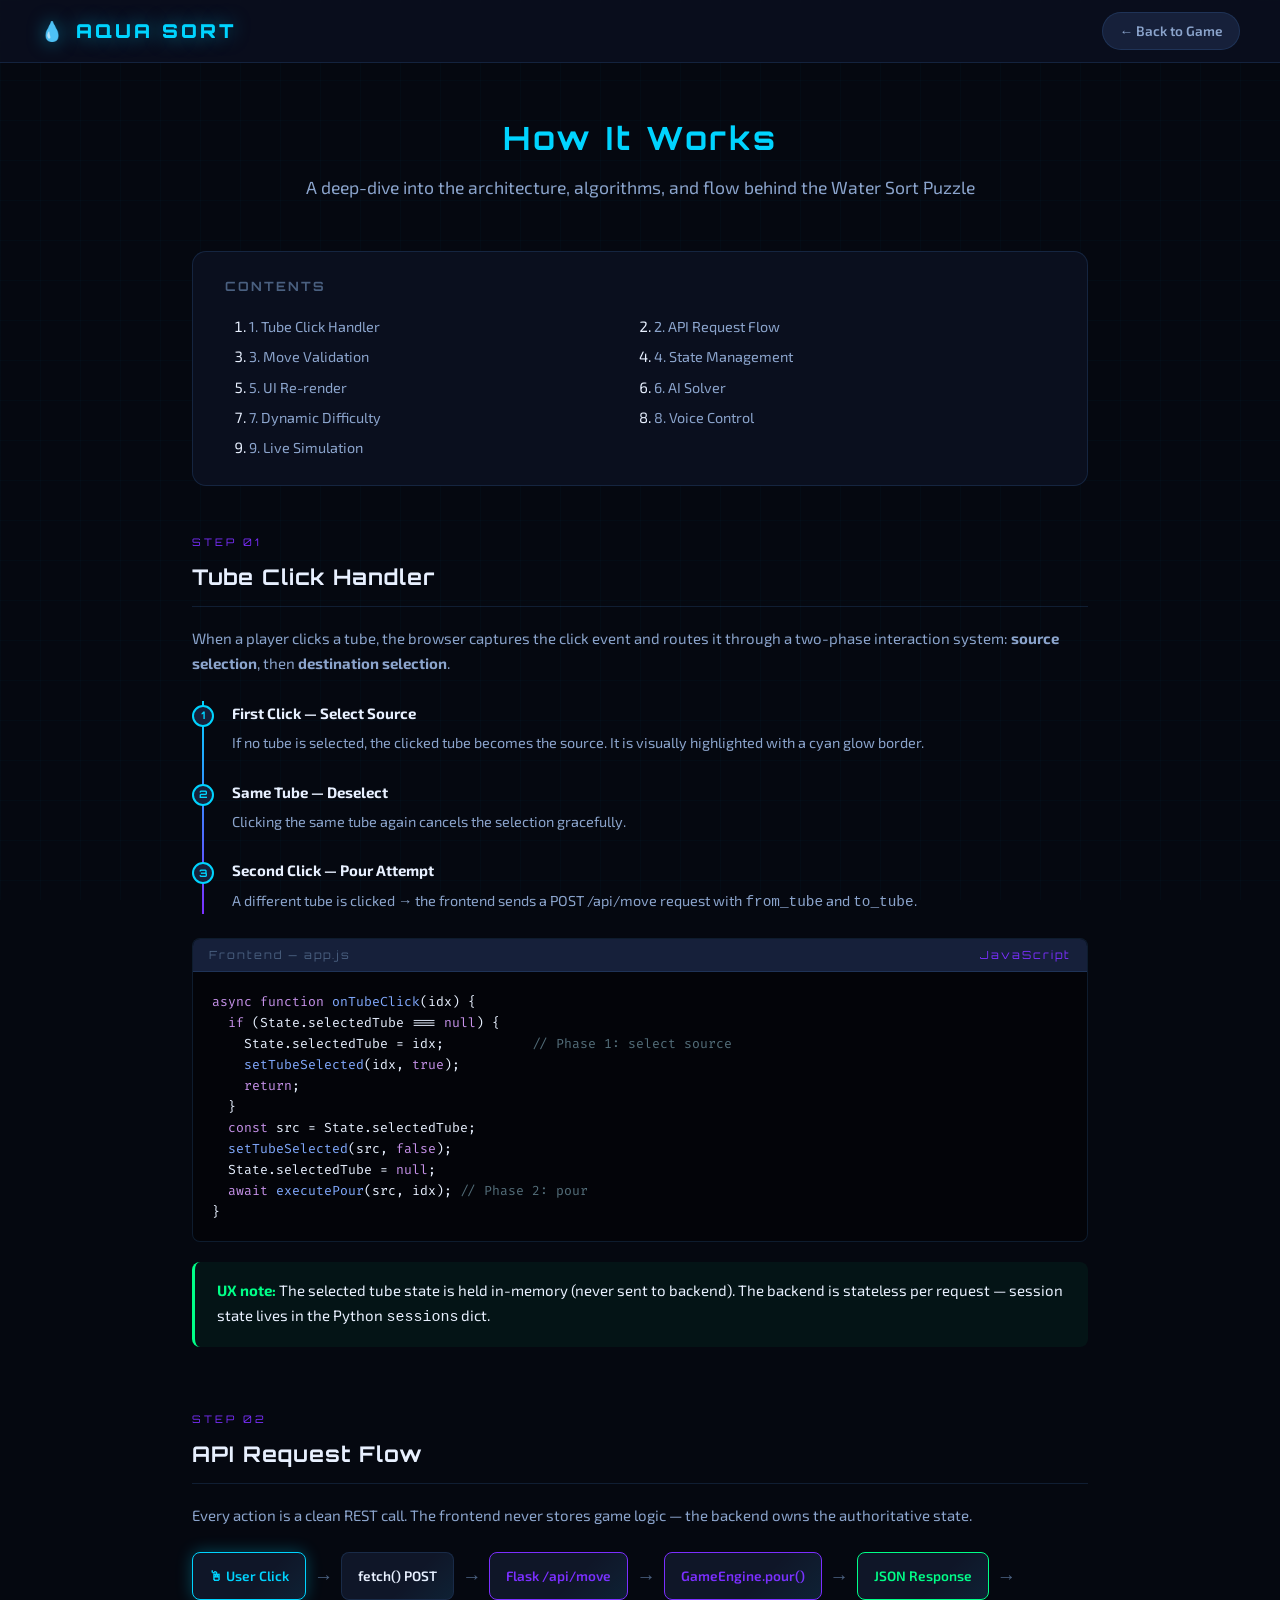
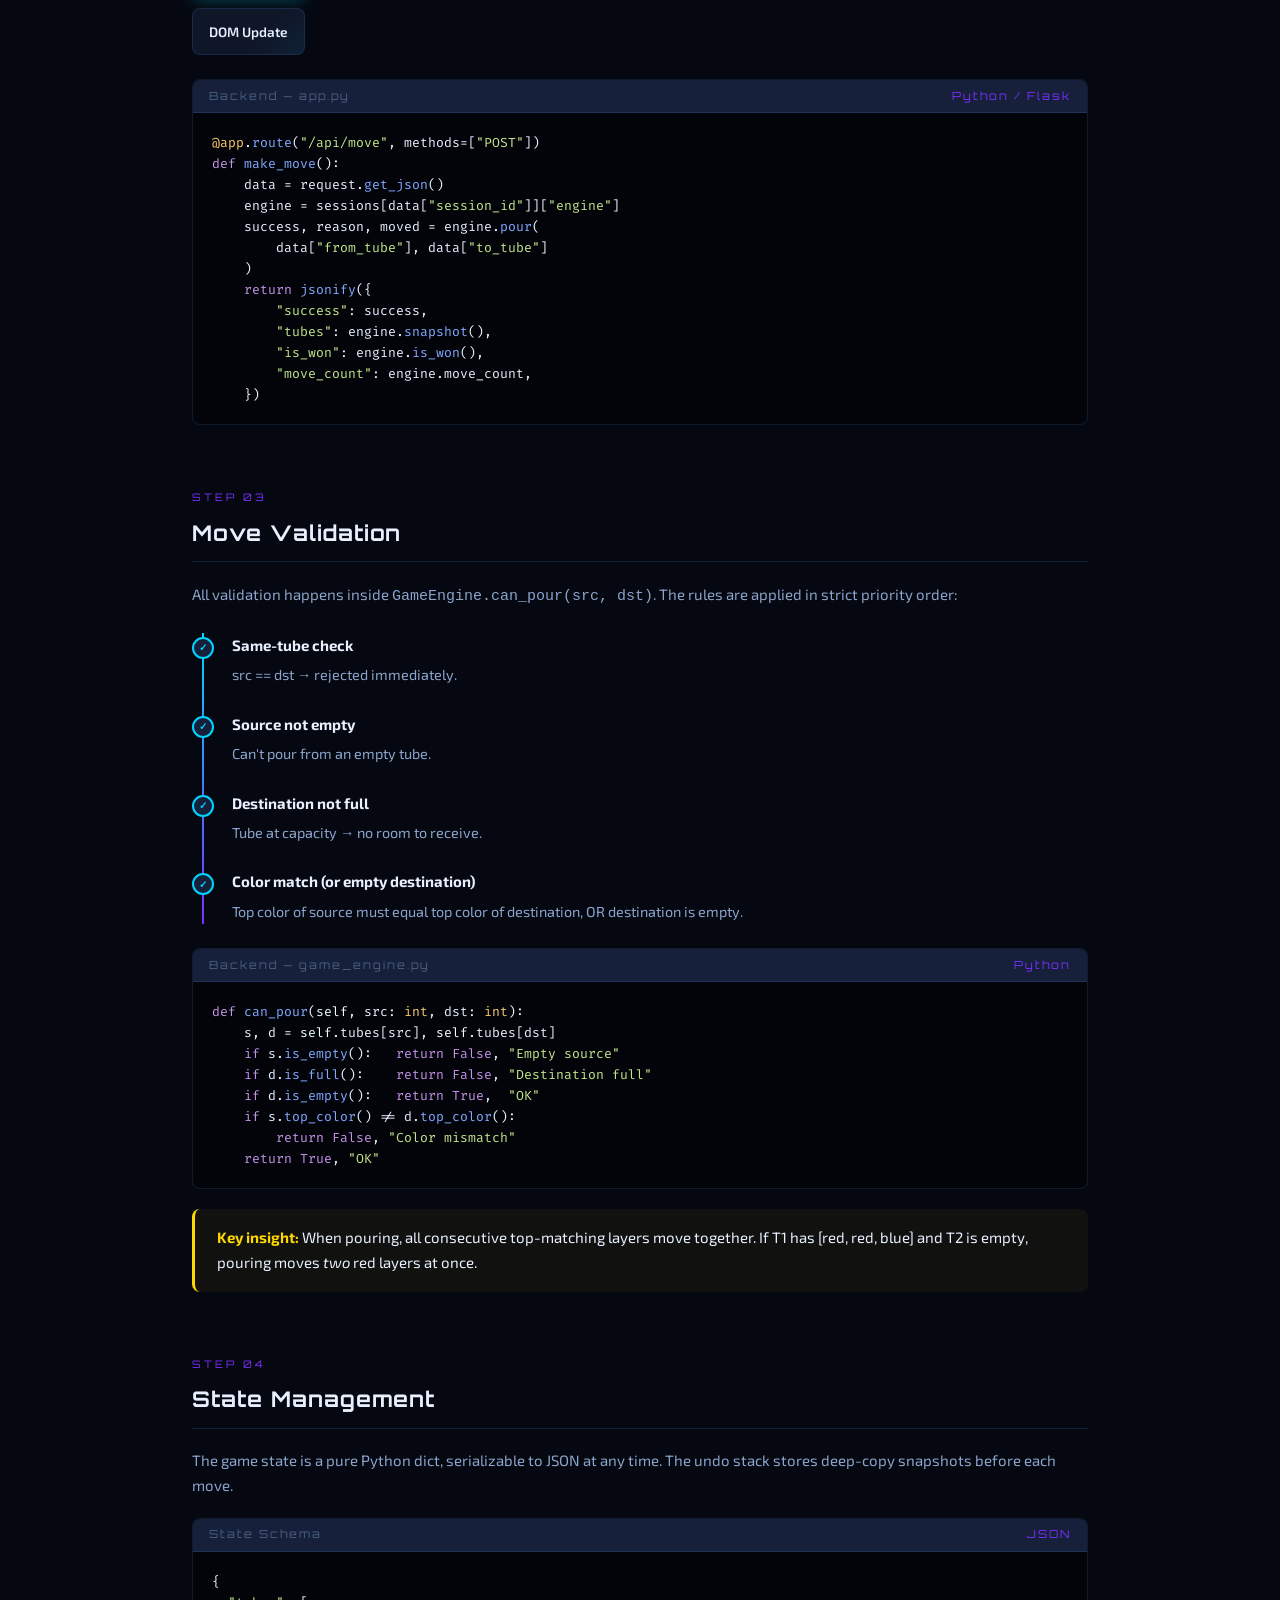
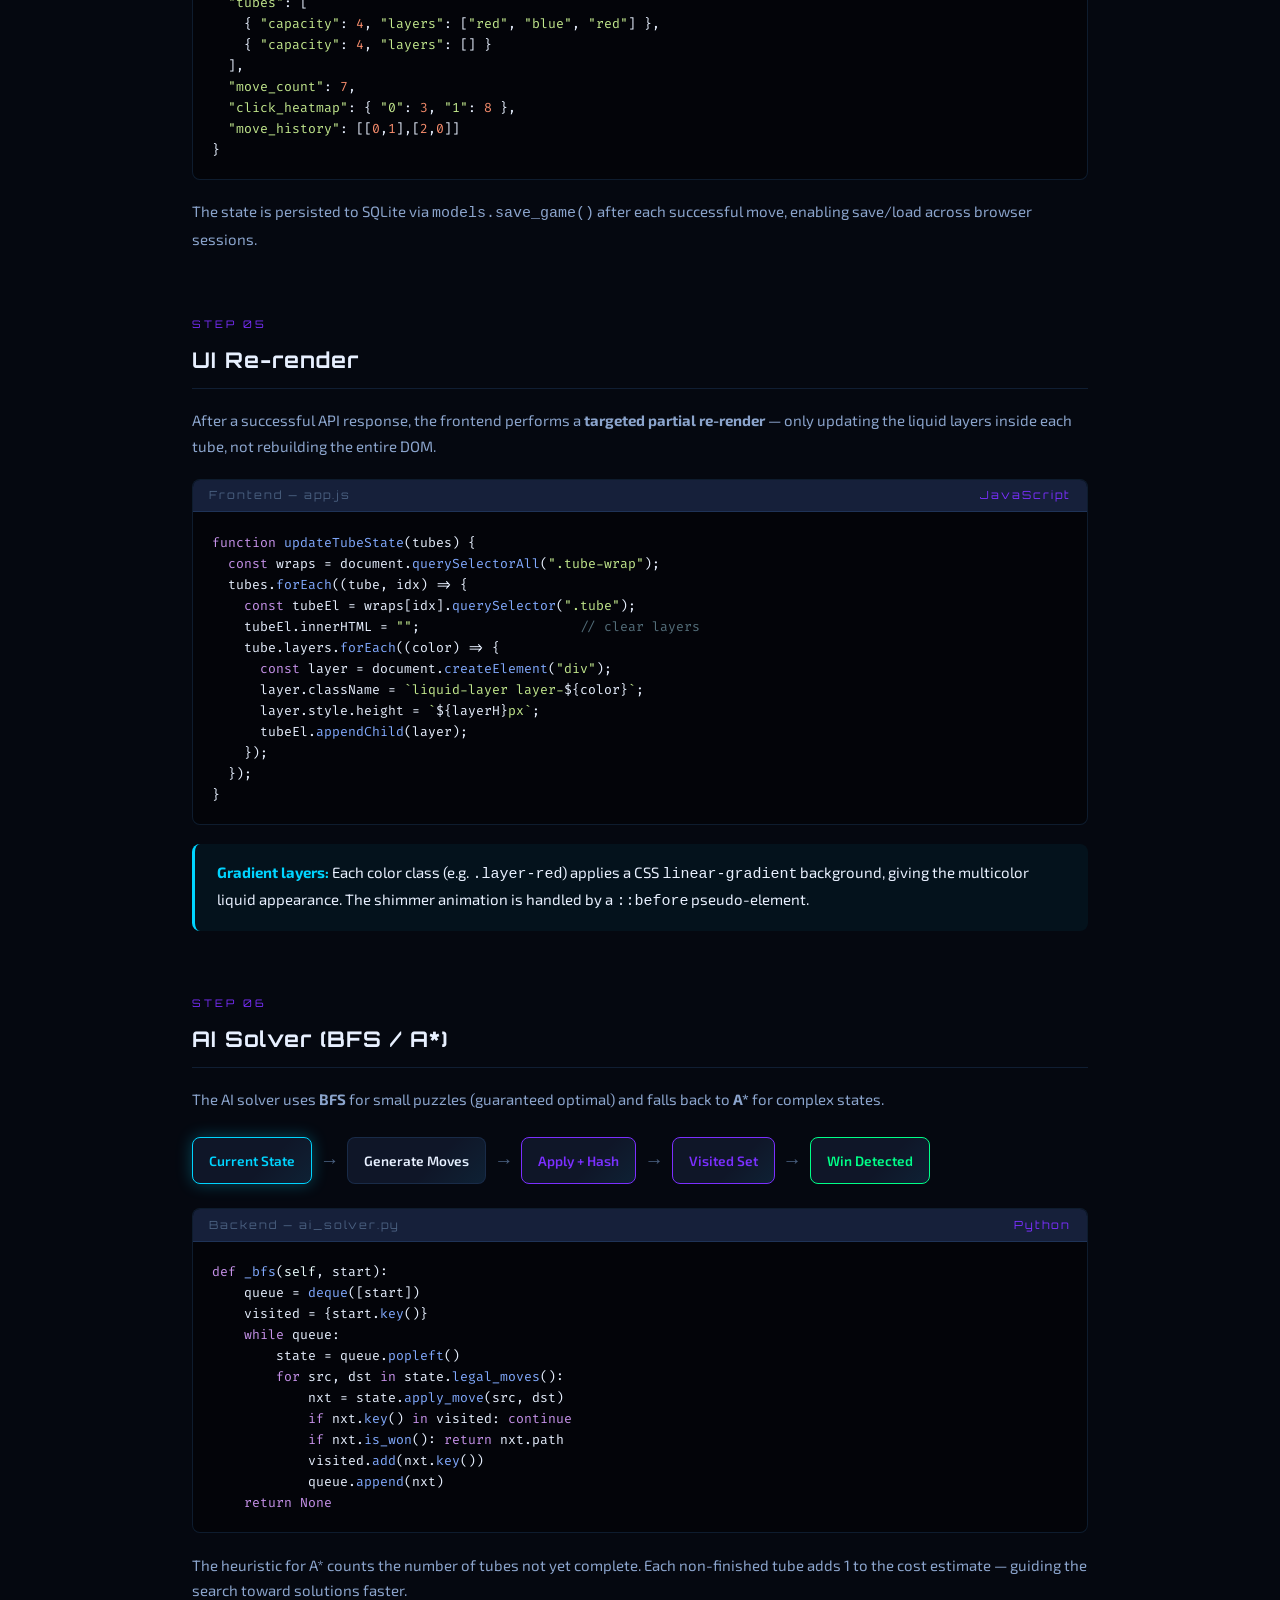
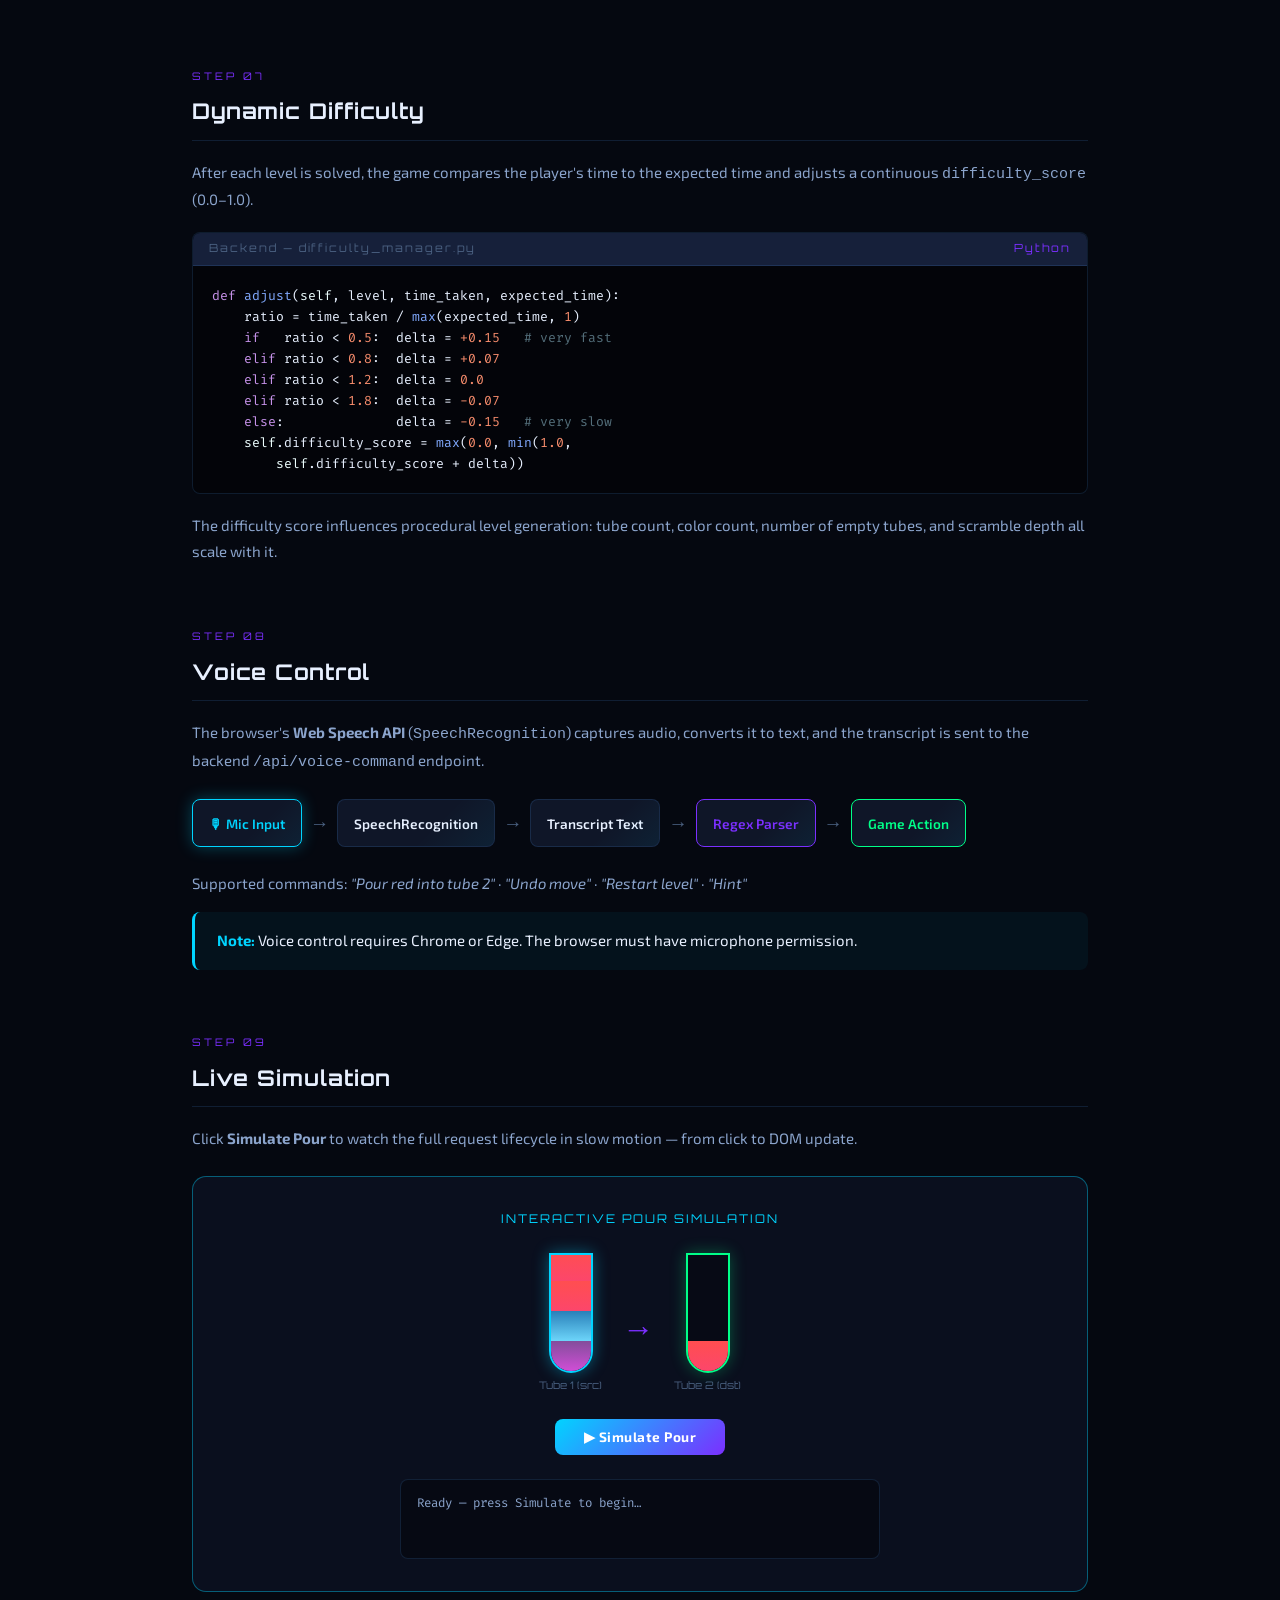
<file: templates/learn.html>
<!DOCTYPE html>
<html lang="en">
<head>
<meta charset="UTF-8">
<meta name="viewport" content="width=device-width, initial-scale=1.0">
<title>How It Works — Aqua Sort</title>
<link rel="preconnect" href="https://fonts.googleapis.com">
<link href="https://fonts.googleapis.com/css2?family=Orbitron:wght@400;700;900&family=Exo+2:wght@300;400;600&family=Fira+Code:wght@400;500&display=swap" rel="stylesheet">
<style>
/* ── TOKENS ─────────────────────────────────────────────────────── */
:root {
  --bg-0:#050810;--bg-1:#0a0f1e;--bg-2:#0f1628;--bg-3:#16203a;
  --border:rgba(80,160,255,.15);--border-glow:rgba(0,212,255,.4);
  --text-1:#e8f0ff;--text-2:#8ba4cc;--text-3:#4a6080;
  --accent:#00d4ff;--accent-2:#7b2fff;--accent-win:#00ff88;
  --radius:14px;--radius-sm:8px;
  --font-head:'Orbitron',sans-serif;--font-body:'Exo 2',sans-serif;
  --font-code:'Fira Code',monospace;
}
*,*::before,*::after{box-sizing:border-box;margin:0;padding:0}
body{background:var(--bg-0);color:var(--text-1);font-family:var(--font-body);font-size:15px;line-height:1.7}
body::before{content:'';position:fixed;inset:0;z-index:-1;
  background:linear-gradient(rgba(0,212,255,.025) 1px,transparent 1px),
  linear-gradient(90deg,rgba(0,212,255,.025) 1px,transparent 1px);
  background-size:40px 40px;animation:bgScroll 40s linear infinite}
@keyframes bgScroll{to{background-position:40px 40px}}

/* ── HEADER ─────────────────────────────────────────────────────── */
.hdr{display:flex;align-items:center;justify-content:space-between;
  padding:.75rem 2.5rem;background:rgba(10,15,30,.9);
  border-bottom:1px solid var(--border);position:sticky;top:0;z-index:100;
  backdrop-filter:blur(12px)}
.logo{font-family:var(--font-head);font-size:1.2rem;font-weight:900;
  letter-spacing:3px;color:var(--accent);text-shadow:0 0 18px rgba(0,212,255,.5)}
.back-btn{padding:.4rem 1rem;border-radius:20px;background:var(--bg-3);
  border:1px solid var(--border);color:var(--text-2);text-decoration:none;
  font-size:.85rem;font-weight:600;transition:.2s}
.back-btn:hover{border-color:var(--accent);color:var(--accent)}

/* ── LAYOUT ─────────────────────────────────────────────────────── */
.page{max-width:960px;margin:0 auto;padding:3rem 2rem 6rem}

h1{font-family:var(--font-head);font-size:2rem;color:var(--accent);
  letter-spacing:3px;margin-bottom:.5rem;text-align:center}
.subtitle{color:var(--text-2);text-align:center;margin-bottom:3rem;font-size:1.1rem}

/* ── TOC ────────────────────────────────────────────────────────── */
.toc{background:var(--bg-1);border:1px solid var(--border);
  border-radius:var(--radius);padding:1.5rem 2rem;margin-bottom:3rem}
.toc h3{font-family:var(--font-head);font-size:.8rem;letter-spacing:2px;
  color:var(--text-3);margin-bottom:1rem;text-transform:uppercase}
.toc ol{padding-left:1.5rem;display:grid;grid-template-columns:1fr 1fr;gap:.3rem}
.toc a{color:var(--text-2);text-decoration:none;font-size:.9rem;
  transition:.2s}.toc a:hover{color:var(--accent)}

/* ── SECTION ────────────────────────────────────────────────────── */
.section{margin-bottom:4rem}
.section-tag{font-family:var(--font-head);font-size:.65rem;letter-spacing:3px;
  color:var(--accent-2);text-transform:uppercase;display:block;margin-bottom:.5rem}
.section h2{font-family:var(--font-head);font-size:1.35rem;color:var(--text-1);
  letter-spacing:1px;margin-bottom:1.2rem;padding-bottom:.6rem;
  border-bottom:1px solid var(--border)}
.section p{color:var(--text-2);margin-bottom:1rem}

/* ── FLOW DIAGRAM ───────────────────────────────────────────────── */
.flow{display:flex;align-items:center;gap:8px;flex-wrap:wrap;margin:1.5rem 0}
.flow-box{background:var(--bg-2);border:1px solid var(--border);
  border-radius:var(--radius-sm);padding:.7rem 1rem;
  font-size:.85rem;color:var(--text-1);font-weight:600;white-space:nowrap;
  transition:.3s;position:relative;overflow:hidden}
.flow-box::after{content:'';position:absolute;inset:0;
  background:linear-gradient(135deg,transparent 60%,rgba(0,212,255,.06));
  pointer-events:none}
.flow-box.active{border-color:var(--accent);box-shadow:0 0 16px rgba(0,212,255,.3);
  color:var(--accent)}
.flow-box.backend{border-color:var(--accent-2);color:var(--accent-2)}
.flow-box.success{border-color:var(--accent-win);color:var(--accent-win)}
.flow-arrow{color:var(--text-3);font-size:1.2rem;flex-shrink:0}

/* ── CODE BLOCK ─────────────────────────────────────────────────── */
.code-block{background:rgba(0,0,0,.4);border:1px solid var(--border);
  border-radius:var(--radius-sm);overflow:hidden;margin:1.2rem 0}
.code-header{padding:.4rem 1rem;background:var(--bg-3);font-size:.7rem;
  font-family:var(--font-head);letter-spacing:2px;color:var(--text-3);
  border-bottom:1px solid var(--border);display:flex;justify-content:space-between;
  align-items:center}
.code-lang{color:var(--accent-2)}
pre{padding:1.2rem;overflow-x:auto;font-family:var(--font-code);
  font-size:.82rem;line-height:1.6;color:var(--text-1)}
.kw{color:#c792ea}.fn{color:#82aaff}.str{color:#c3e88d}
.num{color:#f78c6c}.cm{color:#546e7a}.cls{color:#ffcb6b}
.var{color:#eeffff}

/* ── ANIMATION DEMO ─────────────────────────────────────────────── */
.demo-zone{background:var(--bg-1);border:1px solid var(--border-glow);
  border-radius:var(--radius);padding:2rem;margin:1.5rem 0;
  display:flex;flex-direction:column;align-items:center;gap:1.5rem}
.demo-title{font-family:var(--font-head);font-size:.75rem;letter-spacing:2px;
  color:var(--accent);text-transform:uppercase}

/* Mini tubes */
.mini-tubes{display:flex;gap:20px;align-items:flex-end}
.mini-tube-wrap{display:flex;flex-direction:column;align-items:center;gap:4px}
.mini-tube{width:44px;height:120px;border:2px solid var(--border);
  border-radius:0 0 22px 22px;display:flex;flex-direction:column-reverse;
  background:rgba(0,0,0,.3);overflow:hidden;position:relative;
  transition:border-color .3s}
.mini-tube.src{border-color:var(--accent);box-shadow:0 0 16px rgba(0,212,255,.4)}
.mini-tube.dst{border-color:var(--accent-win);box-shadow:0 0 16px rgba(0,255,136,.3)}
.mini-layer{width:100%;height:30px;flex-shrink:0;position:relative;overflow:hidden}
.mini-layer::before{content:'';position:absolute;top:0;left:-50%;width:50%;height:100%;
  background:linear-gradient(90deg,transparent,rgba(255,255,255,.2),transparent);
  animation:shimmer 2s ease-in-out infinite}
@keyframes shimmer{0%{left:-60%}100%{left:120%}}
.mini-label{font-size:.65rem;color:var(--text-3);font-family:var(--font-head)}

/* Simulate button */
.sim-btn{padding:.6rem 1.8rem;border-radius:var(--radius-sm);
  background:linear-gradient(135deg,var(--accent),var(--accent-2));
  border:none;color:#fff;font-family:var(--font-body);font-weight:700;
  font-size:.85rem;cursor:pointer;transition:.2s;letter-spacing:.5px}
.sim-btn:hover{transform:translateY(-2px);box-shadow:0 6px 24px rgba(0,212,255,.35)}
.sim-btn:disabled{opacity:.5;cursor:default;transform:none}

/* Status log */
.status-log{width:100%;max-width:480px;font-family:var(--font-code);
  font-size:.78rem;color:var(--text-2);
  background:rgba(0,0,0,.35);border-radius:var(--radius-sm);
  padding:.8rem 1rem;min-height:80px;border:1px solid var(--border)}
.log-line{margin-bottom:.2rem}
.log-line.info{color:var(--accent)}
.log-line.ok{color:var(--accent-win)}
.log-line.err{color:#ff4466}
.log-line.api{color:var(--accent-2)}

/* ── HIGHLIGHT BOX ──────────────────────────────────────────────── */
.callout{padding:1rem 1.4rem;border-radius:var(--radius-sm);margin:1rem 0;
  border-left:3px solid var(--accent);background:rgba(0,212,255,.05)}
.callout.tip{border-color:var(--accent-win);background:rgba(0,255,136,.05)}
.callout.warn{border-color:#ffd700;background:rgba(255,215,0,.05)}
.callout strong{color:var(--accent)}
.callout.tip strong{color:var(--accent-win)}
.callout.warn strong{color:#ffd700}

/* ── STEP TIMELINE ───────────────────────────────────────────────── */
.timeline{position:relative;padding-left:2.5rem;margin:1.5rem 0}
.timeline::before{content:'';position:absolute;left:10px;top:0;bottom:0;
  width:2px;background:linear-gradient(180deg,var(--accent),var(--accent-2))}
.tl-item{position:relative;margin-bottom:1.5rem}
.tl-dot{position:absolute;left:-2.5rem;top:4px;width:22px;height:22px;
  border-radius:50%;background:var(--bg-3);border:2px solid var(--accent);
  display:flex;align-items:center;justify-content:center;
  font-size:.65rem;font-weight:700;color:var(--accent);
  font-family:var(--font-head)}
.tl-title{font-weight:700;color:var(--text-1);margin-bottom:.3rem}
.tl-desc{color:var(--text-2);font-size:.9rem}

/* ── RESPONSIVE ─────────────────────────────────────────────────── */
@media(max-width:640px){
  .toc ol{grid-template-columns:1fr}
  .flow{flex-direction:column;align-items:flex-start}
  .page{padding:2rem 1rem 4rem}
}
</style>
</head>
<body>

<header class="hdr">
  <span class="logo">💧 AQUA SORT</span>
  <a href="/" class="back-btn">← Back to Game</a>
</header>

<main class="page">
  <h1>How It Works</h1>
  <p class="subtitle">A deep-dive into the architecture, algorithms, and flow behind the Water Sort Puzzle</p>

  <!-- TOC -->
  <div class="toc">
    <h3>Contents</h3>
    <ol>
      <li><a href="#click">1. Tube Click Handler</a></li>
      <li><a href="#api">2. API Request Flow</a></li>
      <li><a href="#validation">3. Move Validation</a></li>
      <li><a href="#state">4. State Management</a></li>
      <li><a href="#render">5. UI Re-render</a></li>
      <li><a href="#ai">6. AI Solver</a></li>
      <li><a href="#difficulty">7. Dynamic Difficulty</a></li>
      <li><a href="#voice">8. Voice Control</a></li>
      <li><a href="#simulate">9. Live Simulation</a></li>
    </ol>
  </div>

  <!-- 1 ─────────────────────────────────────────────────────────── -->
  <div class="section" id="click">
    <span class="section-tag">Step 01</span>
    <h2>Tube Click Handler</h2>
    <p>When a player clicks a tube, the browser captures the click event and routes it through a two-phase interaction system: <strong>source selection</strong>, then <strong>destination selection</strong>.</p>

    <div class="timeline">
      <div class="tl-item">
        <div class="tl-dot">1</div>
        <div class="tl-title">First Click — Select Source</div>
        <div class="tl-desc">If no tube is selected, the clicked tube becomes the source. It is visually highlighted with a cyan glow border.</div>
      </div>
      <div class="tl-item">
        <div class="tl-dot">2</div>
        <div class="tl-title">Same Tube — Deselect</div>
        <div class="tl-desc">Clicking the same tube again cancels the selection gracefully.</div>
      </div>
      <div class="tl-item">
        <div class="tl-dot">3</div>
        <div class="tl-title">Second Click — Pour Attempt</div>
        <div class="tl-desc">A different tube is clicked → the frontend sends a POST /api/move request with <code>from_tube</code> and <code>to_tube</code>.</div>
      </div>
    </div>

    <div class="code-block">
      <div class="code-header"><span>Frontend — app.js</span><span class="code-lang">JavaScript</span></div>
      <pre><span class="kw">async function</span> <span class="fn">onTubeClick</span>(idx) {
  <span class="kw">if</span> (State.selectedTube === <span class="kw">null</span>) {
    State.selectedTube = idx;           <span class="cm">// Phase 1: select source</span>
    <span class="fn">setTubeSelected</span>(idx, <span class="kw">true</span>);
    <span class="kw">return</span>;
  }
  <span class="kw">const</span> src = State.selectedTube;
  <span class="fn">setTubeSelected</span>(src, <span class="kw">false</span>);
  State.selectedTube = <span class="kw">null</span>;
  <span class="kw">await</span> <span class="fn">executePour</span>(src, idx); <span class="cm">// Phase 2: pour</span>
}</pre>
    </div>

    <div class="callout tip"><strong>UX note:</strong> The selected tube state is held in-memory (never sent to backend). The backend is stateless per request — session state lives in the Python <code>sessions</code> dict.</div>
  </div>

  <!-- 2 ─────────────────────────────────────────────────────────── -->
  <div class="section" id="api">
    <span class="section-tag">Step 02</span>
    <h2>API Request Flow</h2>
    <p>Every action is a clean REST call. The frontend never stores game logic — the backend owns the authoritative state.</p>

    <div class="flow">
      <div class="flow-box active">🖱 User Click</div>
      <div class="flow-arrow">→</div>
      <div class="flow-box">fetch() POST</div>
      <div class="flow-arrow">→</div>
      <div class="flow-box backend">Flask /api/move</div>
      <div class="flow-arrow">→</div>
      <div class="flow-box backend">GameEngine.pour()</div>
      <div class="flow-arrow">→</div>
      <div class="flow-box success">JSON Response</div>
      <div class="flow-arrow">→</div>
      <div class="flow-box">DOM Update</div>
    </div>

    <div class="code-block">
      <div class="code-header"><span>Backend — app.py</span><span class="code-lang">Python / Flask</span></div>
      <pre><span class="cls">@app</span>.<span class="fn">route</span>(<span class="str">"/api/move"</span>, methods=[<span class="str">"POST"</span>])
<span class="kw">def</span> <span class="fn">make_move</span>():
    data = request.<span class="fn">get_json</span>()
    engine = sessions[data[<span class="str">"session_id"</span>]][<span class="str">"engine"</span>]
    success, reason, moved = engine.<span class="fn">pour</span>(
        data[<span class="str">"from_tube"</span>], data[<span class="str">"to_tube"</span>]
    )
    <span class="kw">return</span> <span class="fn">jsonify</span>({
        <span class="str">"success"</span>: success,
        <span class="str">"tubes"</span>: engine.<span class="fn">snapshot</span>(),
        <span class="str">"is_won"</span>: engine.<span class="fn">is_won</span>(),
        <span class="str">"move_count"</span>: engine.move_count,
    })</pre>
    </div>
  </div>

  <!-- 3 ─────────────────────────────────────────────────────────── -->
  <div class="section" id="validation">
    <span class="section-tag">Step 03</span>
    <h2>Move Validation</h2>
    <p>All validation happens inside <code>GameEngine.can_pour(src, dst)</code>. The rules are applied in strict priority order:</p>

    <div class="timeline">
      <div class="tl-item">
        <div class="tl-dot">✓</div>
        <div class="tl-title">Same-tube check</div>
        <div class="tl-desc">src == dst → rejected immediately.</div>
      </div>
      <div class="tl-item">
        <div class="tl-dot">✓</div>
        <div class="tl-title">Source not empty</div>
        <div class="tl-desc">Can't pour from an empty tube.</div>
      </div>
      <div class="tl-item">
        <div class="tl-dot">✓</div>
        <div class="tl-title">Destination not full</div>
        <div class="tl-desc">Tube at capacity → no room to receive.</div>
      </div>
      <div class="tl-item">
        <div class="tl-dot">✓</div>
        <div class="tl-title">Color match (or empty destination)</div>
        <div class="tl-desc">Top color of source must equal top color of destination, OR destination is empty.</div>
      </div>
    </div>

    <div class="code-block">
      <div class="code-header"><span>Backend — game_engine.py</span><span class="code-lang">Python</span></div>
      <pre><span class="kw">def</span> <span class="fn">can_pour</span>(<span class="var">self</span>, src: <span class="cls">int</span>, dst: <span class="cls">int</span>):
    s, d = <span class="var">self</span>.tubes[src], <span class="var">self</span>.tubes[dst]
    <span class="kw">if</span> s.<span class="fn">is_empty</span>():   <span class="kw">return</span> <span class="kw">False</span>, <span class="str">"Empty source"</span>
    <span class="kw">if</span> d.<span class="fn">is_full</span>():    <span class="kw">return</span> <span class="kw">False</span>, <span class="str">"Destination full"</span>
    <span class="kw">if</span> d.<span class="fn">is_empty</span>():   <span class="kw">return</span> <span class="kw">True</span>,  <span class="str">"OK"</span>
    <span class="kw">if</span> s.<span class="fn">top_color</span>() != d.<span class="fn">top_color</span>():
        <span class="kw">return</span> <span class="kw">False</span>, <span class="str">"Color mismatch"</span>
    <span class="kw">return</span> <span class="kw">True</span>, <span class="str">"OK"</span></pre>
    </div>

    <div class="callout warn"><strong>Key insight:</strong> When pouring, all consecutive top-matching layers move together. If T1 has [red, red, blue] and T2 is empty, pouring moves <em>two</em> red layers at once.</div>
  </div>

  <!-- 4 ─────────────────────────────────────────────────────────── -->
  <div class="section" id="state">
    <span class="section-tag">Step 04</span>
    <h2>State Management</h2>
    <p>The game state is a pure Python dict, serializable to JSON at any time. The undo stack stores deep-copy snapshots before each move.</p>

    <div class="code-block">
      <div class="code-header"><span>State Schema</span><span class="code-lang">JSON</span></div>
      <pre>{
  <span class="str">"tubes"</span>: [
    { <span class="str">"capacity"</span>: <span class="num">4</span>, <span class="str">"layers"</span>: [<span class="str">"red"</span>, <span class="str">"blue"</span>, <span class="str">"red"</span>] },
    { <span class="str">"capacity"</span>: <span class="num">4</span>, <span class="str">"layers"</span>: [] }
  ],
  <span class="str">"move_count"</span>: <span class="num">7</span>,
  <span class="str">"click_heatmap"</span>: { <span class="str">"0"</span>: <span class="num">3</span>, <span class="str">"1"</span>: <span class="num">8</span> },
  <span class="str">"move_history"</span>: [[<span class="num">0</span>,<span class="num">1</span>],[<span class="num">2</span>,<span class="num">0</span>]]
}</pre>
    </div>

    <p>The state is persisted to SQLite via <code>models.save_game()</code> after each successful move, enabling save/load across browser sessions.</p>
  </div>

  <!-- 5 ─────────────────────────────────────────────────────────── -->
  <div class="section" id="render">
    <span class="section-tag">Step 05</span>
    <h2>UI Re-render</h2>
    <p>After a successful API response, the frontend performs a <strong>targeted partial re-render</strong> — only updating the liquid layers inside each tube, not rebuilding the entire DOM.</p>

    <div class="code-block">
      <div class="code-header"><span>Frontend — app.js</span><span class="code-lang">JavaScript</span></div>
      <pre><span class="kw">function</span> <span class="fn">updateTubeState</span>(tubes) {
  <span class="kw">const</span> wraps = document.<span class="fn">querySelectorAll</span>(<span class="str">".tube-wrap"</span>);
  tubes.<span class="fn">forEach</span>((tube, idx) =&gt; {
    <span class="kw">const</span> tubeEl = wraps[idx].<span class="fn">querySelector</span>(<span class="str">".tube"</span>);
    tubeEl.innerHTML = <span class="str">""</span>;                    <span class="cm">// clear layers</span>
    tube.layers.<span class="fn">forEach</span>((color) =&gt; {
      <span class="kw">const</span> layer = document.<span class="fn">createElement</span>(<span class="str">"div"</span>);
      layer.className = <span class="str">`liquid-layer layer-</span>${color}<span class="str">`</span>;
      layer.style.height = <span class="str">`</span>${layerH}<span class="str">px`</span>;
      tubeEl.<span class="fn">appendChild</span>(layer);
    });
  });
}</pre>
    </div>

    <div class="callout"><strong>Gradient layers:</strong> Each color class (e.g. <code>.layer-red</code>) applies a CSS <code>linear-gradient</code> background, giving the multicolor liquid appearance. The shimmer animation is handled by a <code>::before</code> pseudo-element.</div>
  </div>

  <!-- 6 ─────────────────────────────────────────────────────────── -->
  <div class="section" id="ai">
    <span class="section-tag">Step 06</span>
    <h2>AI Solver (BFS / A*)</h2>
    <p>The AI solver uses <strong>BFS</strong> for small puzzles (guaranteed optimal) and falls back to <strong>A*</strong> for complex states.</p>

    <div class="flow">
      <div class="flow-box active">Current State</div>
      <div class="flow-arrow">→</div>
      <div class="flow-box">Generate Moves</div>
      <div class="flow-arrow">→</div>
      <div class="flow-box backend">Apply + Hash</div>
      <div class="flow-arrow">→</div>
      <div class="flow-box backend">Visited Set</div>
      <div class="flow-arrow">→</div>
      <div class="flow-box success">Win Detected</div>
    </div>

    <div class="code-block">
      <div class="code-header"><span>Backend — ai_solver.py</span><span class="code-lang">Python</span></div>
      <pre><span class="kw">def</span> <span class="fn">_bfs</span>(<span class="var">self</span>, start):
    queue = <span class="fn">deque</span>([start])
    visited = {start.<span class="fn">key</span>()}
    <span class="kw">while</span> queue:
        state = queue.<span class="fn">popleft</span>()
        <span class="kw">for</span> src, dst <span class="kw">in</span> state.<span class="fn">legal_moves</span>():
            nxt = state.<span class="fn">apply_move</span>(src, dst)
            <span class="kw">if</span> nxt.<span class="fn">key</span>() <span class="kw">in</span> visited: <span class="kw">continue</span>
            <span class="kw">if</span> nxt.<span class="fn">is_won</span>(): <span class="kw">return</span> nxt.path
            visited.<span class="fn">add</span>(nxt.<span class="fn">key</span>())
            queue.<span class="fn">append</span>(nxt)
    <span class="kw">return None</span></pre>
    </div>

    <p>The heuristic for A* counts the number of tubes not yet complete. Each non-finished tube adds 1 to the cost estimate — guiding the search toward solutions faster.</p>
  </div>

  <!-- 7 ─────────────────────────────────────────────────────────── -->
  <div class="section" id="difficulty">
    <span class="section-tag">Step 07</span>
    <h2>Dynamic Difficulty</h2>
    <p>After each level is solved, the game compares the player's time to the expected time and adjusts a continuous <code>difficulty_score</code> (0.0–1.0).</p>

    <div class="code-block">
      <div class="code-header"><span>Backend — difficulty_manager.py</span><span class="code-lang">Python</span></div>
      <pre><span class="kw">def</span> <span class="fn">adjust</span>(<span class="var">self</span>, level, time_taken, expected_time):
    ratio = time_taken / <span class="fn">max</span>(expected_time, <span class="num">1</span>)
    <span class="kw">if</span>   ratio &lt; <span class="num">0.5</span>:  delta = <span class="num">+0.15</span>   <span class="cm"># very fast</span>
    <span class="kw">elif</span> ratio &lt; <span class="num">0.8</span>:  delta = <span class="num">+0.07</span>
    <span class="kw">elif</span> ratio &lt; <span class="num">1.2</span>:  delta = <span class="num">0.0</span>
    <span class="kw">elif</span> ratio &lt; <span class="num">1.8</span>:  delta = <span class="num">-0.07</span>
    <span class="kw">else</span>:              delta = <span class="num">-0.15</span>   <span class="cm"># very slow</span>
    <span class="var">self</span>.difficulty_score = <span class="fn">max</span>(<span class="num">0.0</span>, <span class="fn">min</span>(<span class="num">1.0</span>,
        <span class="var">self</span>.difficulty_score + delta))</pre>
    </div>

    <p>The difficulty score influences procedural level generation: tube count, color count, number of empty tubes, and scramble depth all scale with it.</p>
  </div>

  <!-- 8 ─────────────────────────────────────────────────────────── -->
  <div class="section" id="voice">
    <span class="section-tag">Step 08</span>
    <h2>Voice Control</h2>
    <p>The browser's <strong>Web Speech API</strong> (<code>SpeechRecognition</code>) captures audio, converts it to text, and the transcript is sent to the backend <code>/api/voice-command</code> endpoint.</p>

    <div class="flow">
      <div class="flow-box active">🎙 Mic Input</div>
      <div class="flow-arrow">→</div>
      <div class="flow-box">SpeechRecognition</div>
      <div class="flow-arrow">→</div>
      <div class="flow-box">Transcript Text</div>
      <div class="flow-arrow">→</div>
      <div class="flow-box backend">Regex Parser</div>
      <div class="flow-arrow">→</div>
      <div class="flow-box success">Game Action</div>
    </div>

    <p>Supported commands: <em>"Pour red into tube 2"</em> · <em>"Undo move"</em> · <em>"Restart level"</em> · <em>"Hint"</em></p>
    <div class="callout"><strong>Note:</strong> Voice control requires Chrome or Edge. The browser must have microphone permission.</div>
  </div>

  <!-- 9 ─────────────────────────────────────────────────────────── -->
  <div class="section" id="simulate">
    <span class="section-tag">Step 09</span>
    <h2>Live Simulation</h2>
    <p>Click <strong>Simulate Pour</strong> to watch the full request lifecycle in slow motion — from click to DOM update.</p>

    <div class="demo-zone">
      <div class="demo-title">Interactive Pour Simulation</div>

      <div class="mini-tubes">
        <!-- Tube 1: source -->
        <div class="mini-tube-wrap">
          <div class="mini-tube src" id="simTube1">
            <div class="mini-layer" style="background:linear-gradient(180deg,#834d9b,#d04ed6)"></div>
            <div class="mini-layer" style="background:linear-gradient(180deg,#2980b9,#6dd5fa)"></div>
            <div class="mini-layer" style="background:linear-gradient(180deg,#ff4e50,#fc466b)"></div>
            <div class="mini-layer" style="background:linear-gradient(180deg,#ff4e50,#fc466b)"></div>
          </div>
          <div class="mini-label">Tube 1 (src)</div>
        </div>
        <!-- Arrow -->
        <div style="font-size:2rem;color:var(--accent-2);padding-bottom:40px">→</div>
        <!-- Tube 2: destination -->
        <div class="mini-tube-wrap">
          <div class="mini-tube dst" id="simTube2">
            <div class="mini-layer" style="background:linear-gradient(180deg,#ff4e50,#fc466b)"></div>
          </div>
          <div class="mini-label">Tube 2 (dst)</div>
        </div>
      </div>

      <button class="sim-btn" id="simBtn">▶ Simulate Pour</button>

      <div class="status-log" id="simLog">
        <div class="log-line">Ready — press Simulate to begin…</div>
      </div>
    </div>
  </div>

</main>

<script>
// ── Learn page simulation ─────────────────────────────────────────
const simBtn = document.getElementById("simBtn");
const simLog = document.getElementById("simLog");
const tube1 = document.getElementById("simTube1");
const tube2 = document.getElementById("simTube2");

function log(msg, type = "") {
  const line = document.createElement("div");
  line.className = `log-line ${type}`;
  line.textContent = msg;
  simLog.appendChild(line);
  simLog.scrollTop = simLog.scrollHeight;
}

let simRunning = false;

simBtn.addEventListener("click", async () => {
  if (simRunning) return;
  simRunning = true;
  simBtn.disabled = true;
  simLog.innerHTML = "";

  const steps = [
    { delay: 0,    fn: () => log("[1] User clicks Tube 1 (source)", "info") },
    { delay: 600,  fn: () => log("[2] State.selectedTube = 0  →  tube highlighted", "info") },
    { delay: 1200, fn: () => log("[3] User clicks Tube 2 (destination)", "info") },
    { delay: 1800, fn: () => log("[4] executePour(0, 1) called", "info") },
    { delay: 2200, fn: () => log('  POST /api/move  {"from_tube":0,"to_tube":1}', "api") },
    { delay: 2800, fn: () => log("[5] Flask receives request", "api") },
    { delay: 3200, fn: () => log("  engine.can_pour(0, 1) → checking rules…", "api") },
    { delay: 3700, fn: () => log("  ✓ Source not empty (layers: [purple,blue,red,red])", "ok") },
    { delay: 4000, fn: () => log("  ✓ Destination not full (1/4 layers)", "ok") },
    { delay: 4300, fn: () => log("  ✓ Color match: red == red", "ok") },
    { delay: 4700, fn: () => log("  Pour approved — moving 2 red layers", "ok") },
    { delay: 5000, fn: () => { pourAnimation(); log("[6] Pour executed. Snapshot saved to undo stack.", "api"); } },
    { delay: 5800, fn: () => log("[7] JSON response → {success:true, tubes:[…], is_won:false}", "api") },
    { delay: 6300, fn: () => log("[8] updateTubeState(tubes) → DOM re-rendered", "info") },
    { delay: 6800, fn: () => { log("[9] Simulation complete! ✓", "ok"); simBtn.disabled = false; simRunning = false; } },
  ];

  for (const step of steps) {
    await delay(step.delay);
    step.fn();
  }
});

function delay(ms) { return new Promise(r => setTimeout(r, ms)); }

function pourAnimation() {
  // Remove top 2 red layers from tube1
  const layers1 = tube1.querySelectorAll(".mini-layer");
  const toMove = [layers1[layers1.length - 1], layers1[layers1.length - 2]];

  toMove.forEach(l => {
    l.animate([{opacity:1,transform:"translateY(0)"},{opacity:0,transform:"translateY(-20px)"}],
      {duration:400,fill:"forwards"}).onfinish = () => l.remove();
  });

  // Add 2 red layers to tube2 after short delay
  setTimeout(() => {
    for (let i = 0; i < 2; i++) {
      const nl = document.createElement("div");
      nl.className = "mini-layer";
      nl.style.background = "linear-gradient(180deg,#ff4e50,#fc466b)";
      nl.style.opacity = "0";
      tube2.appendChild(nl);
      nl.animate([{opacity:0,transform:"translateY(-15px)"},{opacity:1,transform:"translateY(0)"}],
        {duration:400,fill:"forwards"});
    }
  }, 450);
}
</script>
</body>
</html>
</file>
